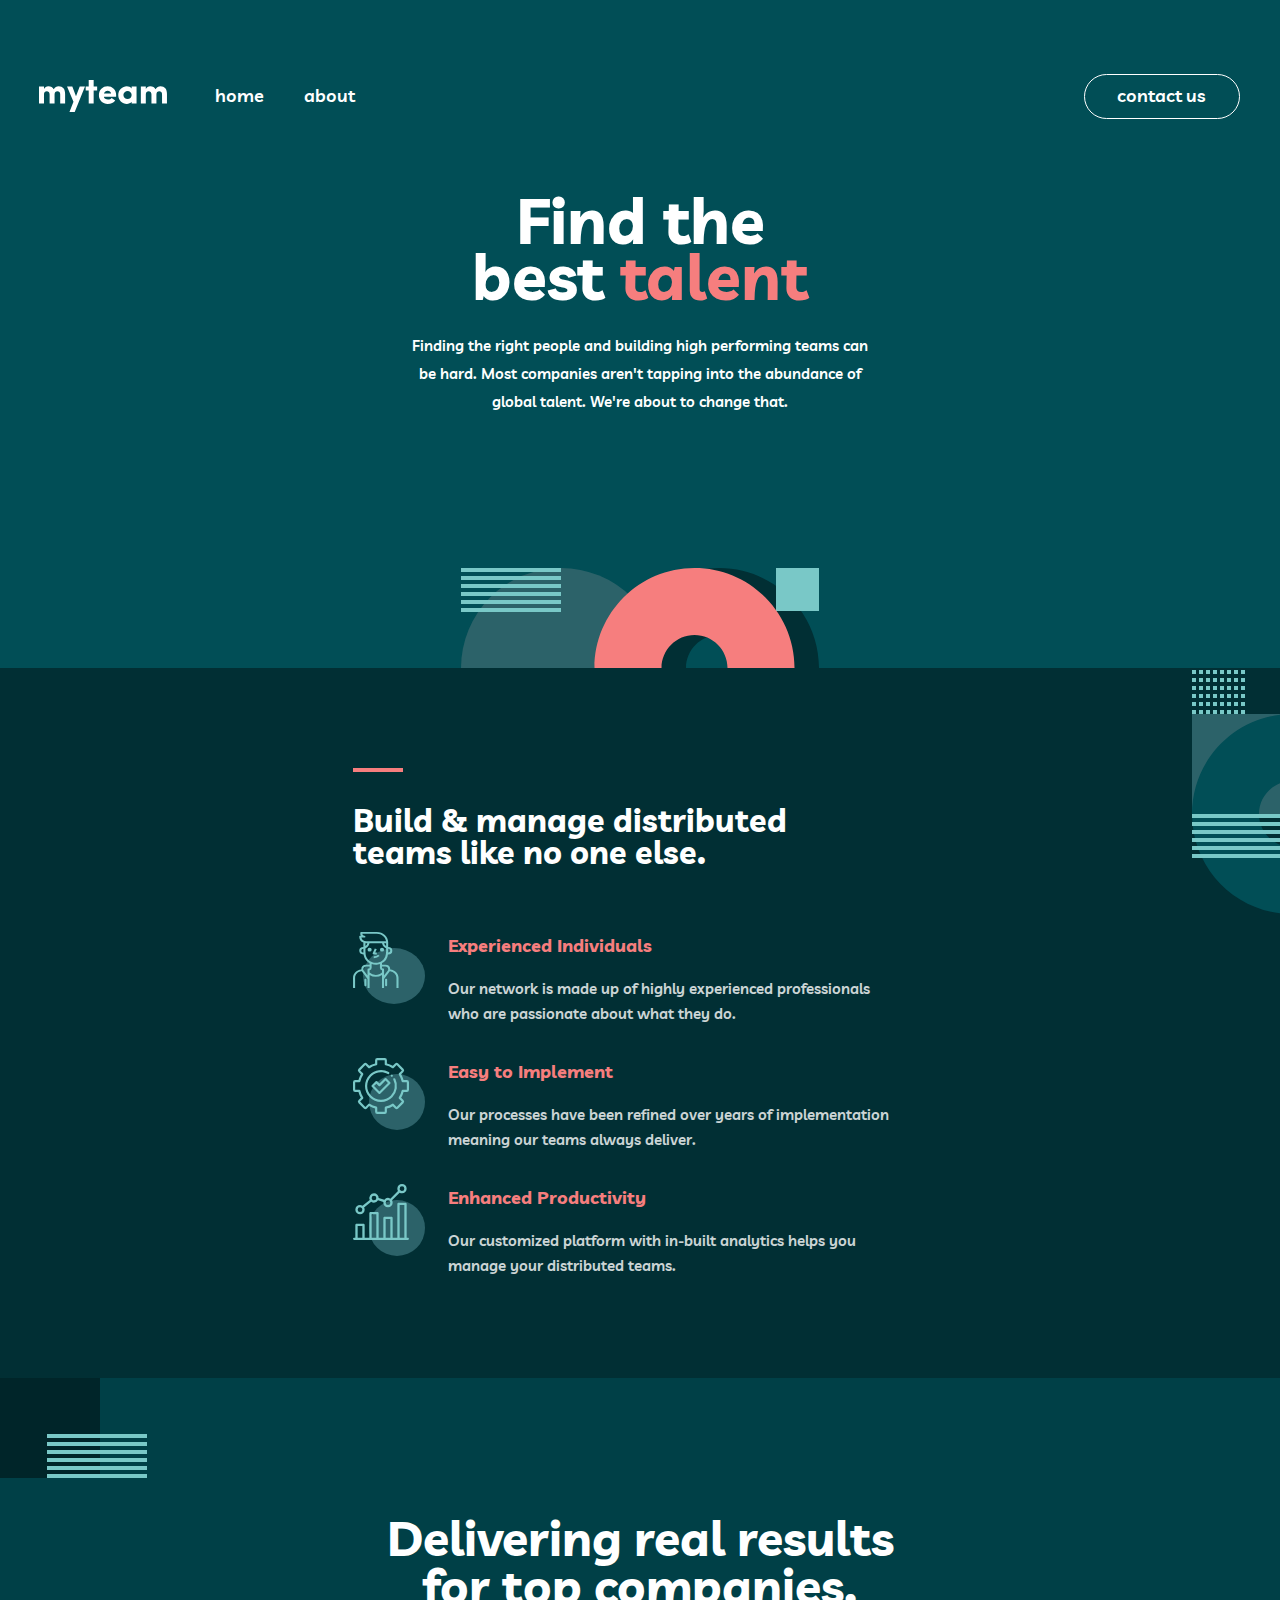
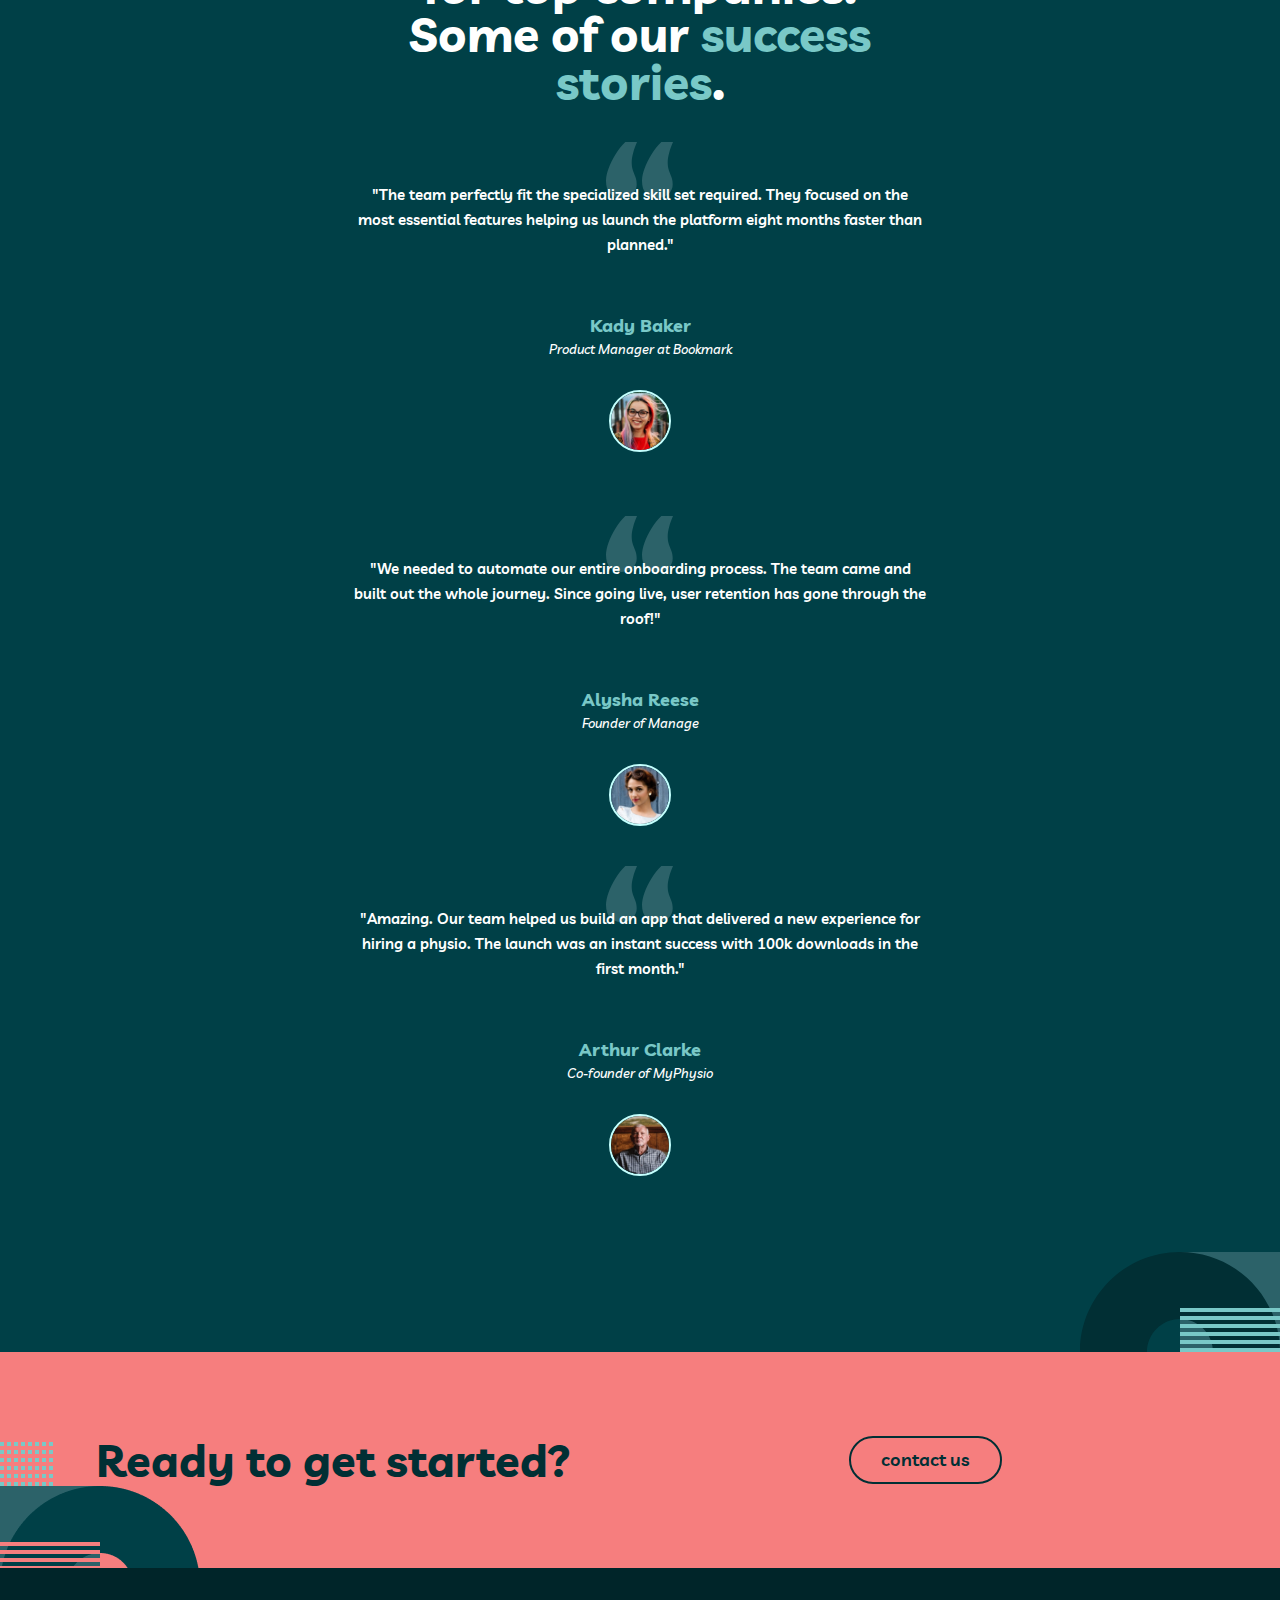
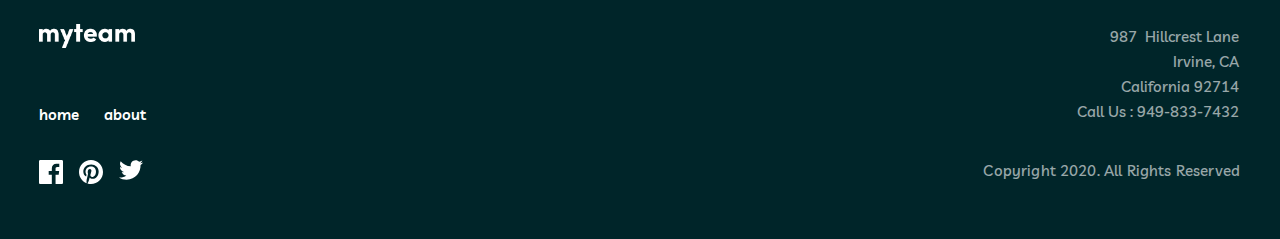
<file: index.html>
<!DOCTYPE html>
<html lang="en">
  <head>
    <meta charset="UTF-8" />
    <meta name="viewport" content="width=device-width, initial-scale=1.0" />
    <link rel="preconnect" href="https://fonts.googleapis.com" />
    <link rel="preconnect" href="https://fonts.gstatic.com" crossorigin />
    <link
      href="https://fonts.googleapis.com/css2?family=Livvic:ital,wght@0,100;0,200;0,300;0,400;0,500;0,600;0,700;0,900;1,100;1,200;1,300;1,400;1,500;1,600;1,700;1,900&display=swap"
      rel="stylesheet"
    />
    <link rel="stylesheet" href="styles/home_page.css" />
    <link rel="stylesheet" href="styles/header.css" />
    <title>Home page</title>
  </head>
  <body>
    <!--Header -  nav bar -->
    <header>
      <nav class="header-nav">
        <img class="header-logo" src="img/header-logo.svg" alt="header logo" />
        <div class="nav_home_about">
          <a class="header-link header-home-link" href="index.html">home</a>
          <a class="header-link" href="about.html">about</a>
        </div>
        <div class="header-contact-button">
          <a href="contact.html" class="contact_us_button">contact us</a>
        </div>
        <!-- Menu toggle (Checkbox) -->
        <input type="checkbox" id="menu-toggle" class="menu-checkbox" />
        <label for="menu-toggle" class="menu-button">
          <img src="img/mobile-header-toggle-menu.svg" alt="menu tab" />
        </label>

        <!-- Pop-up Menu -->
        <div class="popup-menu">
          <div class="popup-content">
            <label for="menu-toggle" class="close-btn">
              <img
                src="img/mobile-header-x-button.svg"
                alt="x button from mobile toggle"
              />
            </label>
            <a class="header-link mobile-home-btn" href="index.html">Home</a>
            <a class="header-link mobile-about-btn" href="about.html">About</a>
            <a class="contact_us_button mobile-contact-btn" href="contact.html"
              >Contact Us</a
            >
            <div class="menu-bottom-image"></div>
          </div>
        </div>
      </nav>
    </header>

    <!-- Hero section ("Find the best talent")-->

    <div class="hero-section">
      <div class="container-header">
        <div class="left-find-talent">
          <h1>Find the <br>best <span>talent</span></h1>
        </div>

        <div class="right-finding-people">
          <div class="right-find-people-blue-line"></div>
          <p>
            Finding the right people and building high performing teams can be
            hard. Most companies aren't tapping into the abundance of global
            talent. We're about to change that.
          </p>
        </div>
      </div>
      <img class="svg1" src="img/bg-pattern-home-2.svg" alt="hero pattern" />
      <img class="svg2" src="img/bg-pattern-home-1.svg" alt="hero pattern" />
    </div>

    <!--First section ("Build & manage distributed teams")  -->
    <div class="build-section">
      <div class="build-container">
        <div class="build-left-side">
          <div class="build-left-red-line"></div>
          <div class="build-left-title">
            <h1>Build & manage distributed teams like no one else.</h1>
          </div>
        </div>
        <div class="build-right-side">
          <div class="build-right-advance-box">
            <img
              class="build-right-svg"
              src="img/icon-person.svg"
              alt="person-icon"
            />
            <div class="build-right-info">
              <p class="build-right-p-title">Experienced Individuals</p>
              <p class="build-right-p-info">
                Our network is made up of highly experienced professionals who
                are passionate about what they do.
              </p>
            </div>
          </div>
          <div class="build-right-advance-box">
            <img
              class="build-right-svg"
              src="img/icon-cog.svg"
              alt="cog-icon"
            />
            <div class="build-right-info">
              <p class="build-right-p-title">Easy to Implement</p>
              <p class="build-right-p-info">
                Our processes have been refined over years of implementation
                meaning our teams always deliver.
              </p>
            </div>
          </div>
          <div class="build-right-advance-box">
            <img
              class="build-right-svg"
              src="img/icon-chart.svg"
              alt="chart-icon"
            />
            <div class="build-right-info">
              <p class="build-right-p-title">Enhanced Productivity</p>
              <p class="build-right-p-info">
                Our customized platform with in-built analytics helps you manage
                your distributed teams.
              </p>
            </div>
          </div>
        </div>
      </div>
      <img
        class="bg-element-svg-img"
        src="img/bg-pattern-home-3.svg"
        alt="background pattern"
      />
    </div>
    <!-- Second section ("Delivering real results") -->

    <section class="description">
      <div class="virsaus_logo"></div>
      <div class="description-header">
        <h1>
          Delivering real results for top companies. Some of our
          <span class="success-stories">success stories</span>.
        </h1>
      </div>

      <div class="atsiliepimas">
        <div class="atsiliepimo_kortele">
          <div class="atsiliepimai_quotes"></div>
          <div class="citata">
            "The team perfectly fit the specialized skill set required. They
            focused on the most essential features helping us launch the
            platform eight months faster than planned."
          </div>
          <div class="atsiliepimo_kortele">
            <strong class="atsiliepimo_autorius">Kady Baker</strong>
            <div class="pareigos">Product Manager at Bookmark</div>
            <img
              src="img/avatar-kady.jpg"
              alt="Kady Baker"
              class="autoriaus_nuotrauka"
            />
          </div>
        </div>

        <div class="atsiliepimo_kortele">
          <div class="atsiliepimai_quotes"></div>
          <div class="citata">
            "We needed to automate our entire onboarding process. The team came
            and built out the whole journey. Since going live, user retention
            has gone through the roof!"
          </div>
          <div class="autoriaus_info">
            <strong class="atsiliepimo_autorius">Alysha Reese</strong>
            <div class="pareigos">Founder of Manage</div>
            <img
              src="img/avatar-aiysha.jpg"
              alt="Alysha Reese"
              class="autoriaus_nuotrauka"
            />
          </div>
        </div>

        <div class="atsiliepimo_kortele">
          <div class="atsiliepimai_quotes"></div>
          <div class="citata">
            "Amazing. Our team helped us build an app that delivered a new
            experience for hiring a physio. The launch was an instant success
            with 100k downloads in the first month."
          </div>
          <div class="autoriaus_info">
            <strong class="atsiliepimo_autorius">Arthur Clarke</strong>
            <div class="pareigos">Co-founder of MyPhysio</div>
            <img
              src="img/avatar-arthur.jpg"
              alt="Arthur Clarke"
              class="autoriaus_nuotrauka"
            />
          </div>
        </div>
      </div>
      <div class="apacios_logo"></div>
    </section>

    <!-- Contact section ("Ready to get started") -->
    <div class="contactcnt">
      <div class="oneline takeittotheleft">
        <p>Ready to get started?</p>
      </div>
      <div class="oneline takeittotheright">
        <a href="contact.html">
          <button class="btncnt">contact us</button>
        </a>
      </div>
    </div>
    <!-- Footer -->
    <footer>
      <div class="container-position">
       <div> 
         <div class="mobile-my-team-alignment">
          <img class="my-team" src="img/MyTeamIcon.png" alt="My Team" /> 
         </div>
         <div class="button-position">
           <div>
             <a class="home-button" href="index.html">home</a>
           </div>
           <div>
             <a class="about-button" href="about.html">about</a>
           </div>
         </div>
      </div>
     <div class="address-box"> 
       <p class="address"><span class="footer-address-numbers">987</span> Hillcrest Lane </br>
       Irvine, CA</br>
       California 92714</br>
       Call Us : 949-833-7432
       </p>
     </div>
      <div>
      <div class="social-icon"> 
        <a href="https://www.facebook.com/">
          <svg xmlns="http://www.w3.org/2000/svg" width="24" height="24" viewBox="0 0 24 24" fill="none">
           <path d="M22.675 0H1.325C0.593 0 0 0.593 0 1.325V22.676C0 23.407 0.593 24 1.325 24H12.82V14.706H9.692V11.084H12.82V8.413C12.82 5.313 14.713 3.625 17.479 3.625C18.804 3.625 19.942 3.724 20.274 3.768V7.008L18.356 7.009C16.852 7.009 16.561 7.724 16.561 8.772V11.085H20.148L19.681 14.707H16.561V24H22.677C23.407 24 24 23.407 24 22.675V1.325C24 0.593 23.407 0 22.675 0Z"/>
          </svg>
        </a>
        <a href="https://www.pinterest.com/">
          <svg xmlns="http://www.w3.org/2000/svg" width="24" height="24" viewBox="0 0 24 24" fill="none">
           <path d="M12 0C5.373 0 0 5.372 0 12C0 17.084 3.163 21.426 7.627 23.174C7.522 22.225 7.427 20.769 7.669 19.733C7.887 18.796 9.076 13.768 9.076 13.768C9.076 13.768 8.717 13.049 8.717 11.986C8.717 10.318 9.684 9.072 10.888 9.072C11.911 9.072 12.406 9.841 12.406 10.762C12.406 11.791 11.751 13.33 11.412 14.757C11.129 15.951 12.011 16.926 13.189 16.926C15.322 16.926 16.961 14.677 16.961 11.431C16.961 8.558 14.897 6.549 11.949 6.549C8.535 6.549 6.531 9.11 6.531 11.756C6.531 12.787 6.928 13.894 7.424 14.494C7.522 14.613 7.536 14.718 7.507 14.839L7.174 16.199C7.121 16.419 7 16.466 6.772 16.36C5.273 15.662 4.336 13.471 4.336 11.711C4.336 7.926 7.086 4.449 12.265 4.449C16.428 4.449 19.663 7.416 19.663 11.38C19.663 15.516 17.056 18.844 13.436 18.844C12.22 18.844 11.077 18.213 10.686 17.466L9.938 20.319C9.667 21.362 8.936 22.669 8.446 23.465C9.57 23.812 10.763 24 12 24C18.627 24 24 18.627 24 12C24 5.372 18.627 0 12 0Z"/>
         </svg>
        </a>
        <a href="https://x.com/">
          <svg xmlns="http://www.w3.org/2000/svg" width="24" height="20" viewBox="0 0 24 20" fill="none">
            <path d="M24 2.55705C23.117 2.94905 22.168 3.21305 21.172 3.33205C22.189 2.72305 22.97 1.75805 23.337 0.608047C22.386 1.17205 21.332 1.58205 20.21 1.80305C19.313 0.846047 18.032 0.248047 16.616 0.248047C13.437 0.248047 11.101 3.21405 11.819 6.29305C7.728 6.08805 4.1 4.12805 1.671 1.14905C0.381 3.36205 1.002 6.25705 3.194 7.72305C2.388 7.69705 1.628 7.47605 0.965 7.10705C0.911 9.38805 2.546 11.522 4.914 11.997C4.221 12.185 3.462 12.229 2.69 12.081C3.316 14.037 5.134 15.46 7.29 15.5C5.22 17.123 2.612 17.848 0 17.54C2.179 18.937 4.768 19.752 7.548 19.752C16.69 19.752 21.855 12.031 21.543 5.10605C22.505 4.41105 23.34 3.54405 24 2.55705Z"/>
          </svg>
        </a>
      </div>
      <div class="copyright copyright-box">
        Copyright 2020. All Rights Reserved
     </div>
    </div>
    </div>
    </footer>
  </body>
</html>
</file>
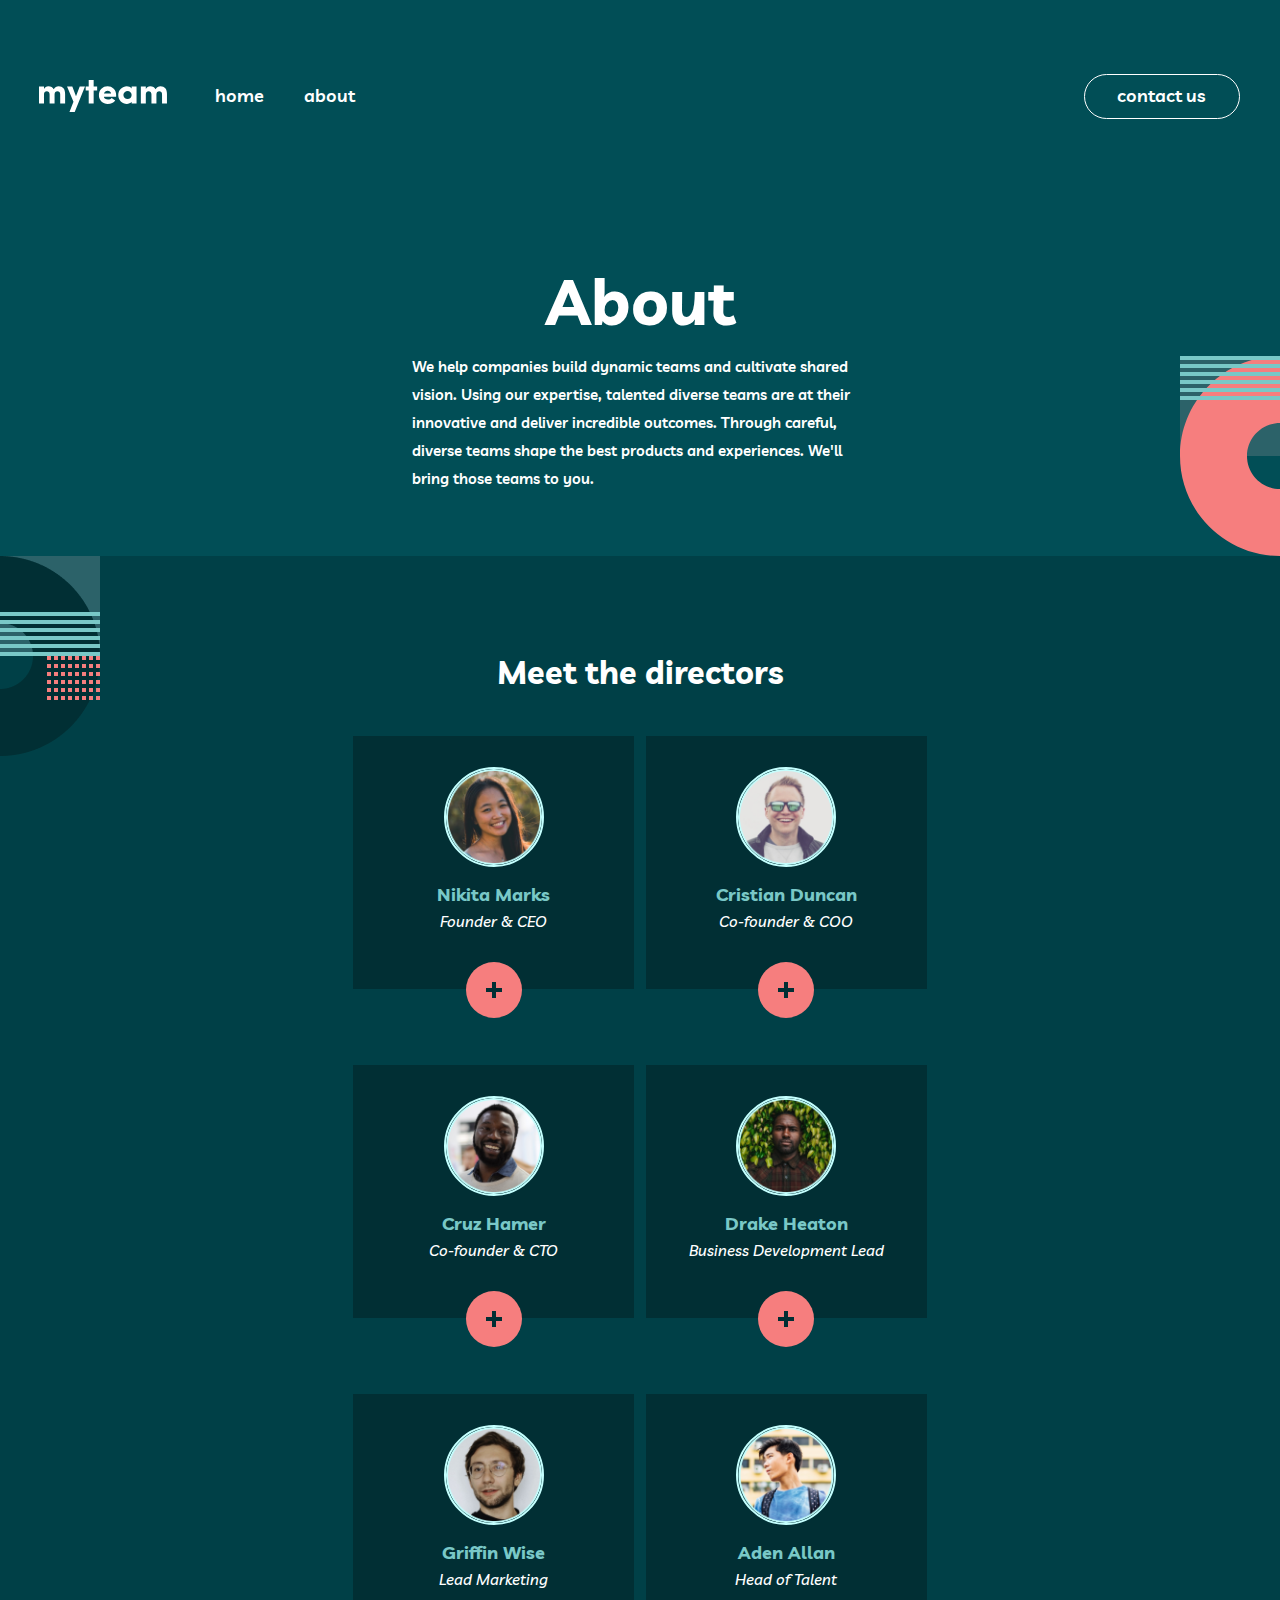
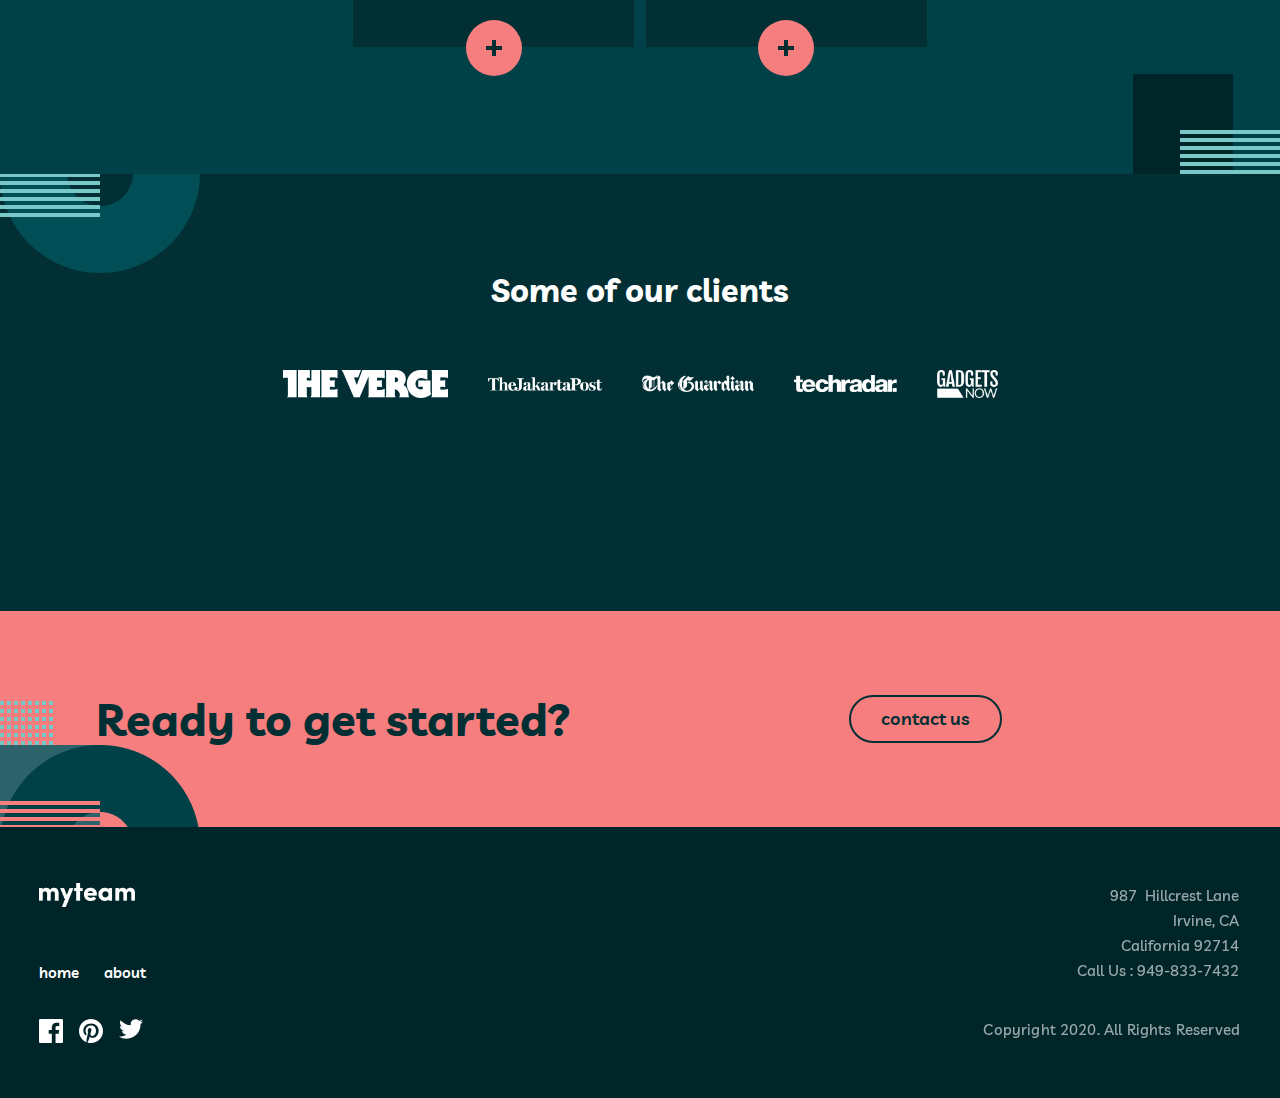
<file: about.html>
<!DOCTYPE html>
<html lang="en">
  <head>
    <meta charset="UTF-8" />
    <meta name="viewport" content="width=device-width, initial-scale=1.0" />
    <link rel="preconnect" href="https://fonts.googleapis.com" />
    <link rel="preconnect" href="https://fonts.gstatic.com" crossorigin />
    <link
      href="https://fonts.googleapis.com/css2?family=Livvic:ital,wght@0,100;0,200;0,300;0,400;0,500;0,600;0,700;0,900;1,100;1,200;1,300;1,400;1,500;1,600;1,700;1,900&display=swap"
      rel="stylesheet"
    />
    <link rel="stylesheet" href="styles/about.css" />
    <link rel="stylesheet" href="styles/cards.css">
    <link rel="stylesheet" href="styles/header.css">
    <title>About</title>
  </head>
  <body>
    <!--Header -  nav bar -->
    <header>
      <nav class="header-nav">
        <img class="header-logo" src="img/header-logo.svg" alt="header logo">
        <div class="nav_home_about">
            <a class="header-link header-home-link" href="index.html">home</a>
            <a class="header-link" href="about.html">about</a>
        </div>
        <div class="header-contact-button">
        <a href="contact.html" class="contact_us_button">contact us</a>
     </div>
      <!-- Menu toggle -->
      <input type="checkbox" id="menu-toggle" class="menu-checkbox">
      <label for="menu-toggle" class="menu-button">
        <img src="img/mobile-header-toggle-menu.svg" alt="menu tab">
      </label>
  
      <!-- Pop-up Menu -->
      <div class="popup-menu">
        <div class="popup-content">
          <label for="menu-toggle" class="close-btn">
            <img src="img/mobile-header-x-button.svg" alt="x button from mobile toggle">
          </label>
            <a class="header-link mobile-home-btn" href="index.html">Home</a>
            <a class="header-link mobile-about-btn" href="about.html">About</a>
            <a class="contact_us_button mobile-contact-btn" href="contact.html">Contact Us</a>
          <div class="menu-bottom-image"></div>
        </div>
      </div>
    </nav>
    </header>
    <!-- Hero section ("About")-->
      <section class="about_dalis">
        <h1 class="hero-header">About</h1>
        <div class="hero-paragraph-container">
          <div class="hero-about-rectangle"></div>
          <p class="hero-about-description">
            We help companies build dynamic teams and cultivate shared vision. Using
            our expertise, talented diverse teams are at their innovative and
            deliver incredible outcomes. Through careful, diverse teams shape the
            best products and experiences. We'll bring those teams to you.
          </p>
      </div>
        <div class="oval-background">
        </div>
      </section>
 
    
    <!-- First section ("Meet the directors") -->
     <div class="directors-background-color">
      <h1 class="directors-container">Meet the directors</h1>
      <div>
     </div>
     <div class="cards-container nikita-card">
    <div class="director-card">
      <input type="checkbox" id="flip1" class="flip-checkbox" />

      <div class="director-card-inner">
        <div class="director-card-front">
          <img
            class="director-card-image"
            src="img/NikitaMarks.png"
            alt="Nikita Marks"
          />
          <p class="director-card-name">Nikita Marks</p>
          <p class="director-card-position">Founder & CEO</p>
          <label for="flip1" class="flip-button plus-button"> </label>
        </div>

        <div class="director-card-back">
          <p class="director-card-name back-card-name">Nikita Marks</p>
          <p class="director-card-quote">
            "Lorem ipsum dolor sit amet consectetur, adipisicing elit."
          </p>
          <div class="card-icon-container">
            <a href="https://x.com/?mx=2" class="card-icon"><svg xmlns="http://www.w3.org/2000/svg" width="24" height="20" viewBox="0 0 24 20" fill="none">
              <path d="M24 2.309C23.117 2.701 22.168 2.965 21.172 3.084C22.189 2.475 22.97 1.51 23.337 0.36C22.386 0.924 21.332 1.334 20.21 1.555C19.313 0.598 18.032 0 16.616 0C13.437 0 11.101 2.966 11.819 6.045C7.728 5.84 4.1 3.88 1.671 0.901C0.381 3.114 1.002 6.009 3.194 7.475C2.388 7.449 1.628 7.228 0.965 6.859C0.911 9.14 2.546 11.274 4.914 11.749C4.221 11.937 3.462 11.981 2.69 11.833C3.316 13.789 5.134 15.212 7.29 15.252C5.22 16.875 2.612 17.6 0 17.292C2.179 18.689 4.768 19.504 7.548 19.504C16.69 19.504 21.855 11.783 21.543 4.858C22.505 4.163 23.34 3.296 24 2.309Z"/>
            </svg></a>
            <a href="https://www.linkedin.com/" class="card-icon"><svg xmlns="http://www.w3.org/2000/svg" width="21" height="20" viewBox="0 0 21 20" fill="none">
              <path fill-rule="evenodd" clip-rule="evenodd" d="M2.5 0H18.5C19.6 0 20.5 0.9 20.5 2V18C20.5 19.1 19.6 20 18.5 20H2.5C1.4 20 0.5 19.1 0.5 18V2C0.5 0.9 1.4 0 2.5 0ZM6.5 17V8H3.5V17H6.5ZM5 6.3C4 6.3 3.2 5.5 3.2 4.5C3.2 3.5 4 2.7 5 2.7C6 2.7 6.8 3.5 6.8 4.5C6.8 5.5 6 6.3 5 6.3ZM14.5 17H17.5V11.3C17.5 9.4 15.9 7.8 14 7.8C13.1 7.8 12 8.4 11.5 9.2V8H8.5V17H11.5V11.7C11.5 10.9 12.2 10.2 13 10.2C13.8 10.2 14.5 10.9 14.5 11.7V17Z"/>
            </svg></a>
          </div>
          <label for="flip1" class="flip-button button-x"> </label>
        </div>
      </div>
    </div>
    <div class="director-card">
      <input type="checkbox" id="flip2" class="flip-checkbox" />

      <div class="director-card-inner">
        <div class="director-card-front">
          <img
            class="director-card-image"
            src="img/CristianDuncan.png"
            alt="Cristian Duncan"
          />
          <p class="director-card-name">Cristian Duncan</p>
          <p class="director-card-position">Co-founder & COO</p>
          <label for="flip2" class="flip-button plus-button"> </label>
        </div>

        <div class="director-card-back">
          <p class="director-card-name back-card-name">Cristian Duncan</p>
          <p class="director-card-quote">
            "Lorem ipsum, dolor sit amet consectetur adipisicing elit. Adipisci voluptates earum unde ipsam, maiores consequuntur!"
          </p>
          <div class="card-icon-container">
            <a href="https://x.com/?mx=2" class="card-icon"><svg xmlns="http://www.w3.org/2000/svg" width="24" height="20" viewBox="0 0 24 20" fill="none">
              <path d="M24 2.309C23.117 2.701 22.168 2.965 21.172 3.084C22.189 2.475 22.97 1.51 23.337 0.36C22.386 0.924 21.332 1.334 20.21 1.555C19.313 0.598 18.032 0 16.616 0C13.437 0 11.101 2.966 11.819 6.045C7.728 5.84 4.1 3.88 1.671 0.901C0.381 3.114 1.002 6.009 3.194 7.475C2.388 7.449 1.628 7.228 0.965 6.859C0.911 9.14 2.546 11.274 4.914 11.749C4.221 11.937 3.462 11.981 2.69 11.833C3.316 13.789 5.134 15.212 7.29 15.252C5.22 16.875 2.612 17.6 0 17.292C2.179 18.689 4.768 19.504 7.548 19.504C16.69 19.504 21.855 11.783 21.543 4.858C22.505 4.163 23.34 3.296 24 2.309Z"/>
            </svg></a>
            <a href="https://www.linkedin.com/" class="card-icon"><svg xmlns="http://www.w3.org/2000/svg" width="21" height="20" viewBox="0 0 21 20" fill="none">
              <path fill-rule="evenodd" clip-rule="evenodd" d="M2.5 0H18.5C19.6 0 20.5 0.9 20.5 2V18C20.5 19.1 19.6 20 18.5 20H2.5C1.4 20 0.5 19.1 0.5 18V2C0.5 0.9 1.4 0 2.5 0ZM6.5 17V8H3.5V17H6.5ZM5 6.3C4 6.3 3.2 5.5 3.2 4.5C3.2 3.5 4 2.7 5 2.7C6 2.7 6.8 3.5 6.8 4.5C6.8 5.5 6 6.3 5 6.3ZM14.5 17H17.5V11.3C17.5 9.4 15.9 7.8 14 7.8C13.1 7.8 12 8.4 11.5 9.2V8H8.5V17H11.5V11.7C11.5 10.9 12.2 10.2 13 10.2C13.8 10.2 14.5 10.9 14.5 11.7V17Z"/>
            </svg></a>
          </div>
          <label for="flip2" class="flip-button button-x"> </label>
        </div>
      </div>
    </div>
    <div class="director-card">
      <input type="checkbox" id="flip3" class="flip-checkbox" />

      <div class="director-card-inner">
        <div class="director-card-front">
          <img
            class="director-card-image"
            src="img/CruzHamer.png"
            alt="Cruz Hamer"
          />
          <p class="director-card-name">Cruz Hamer</p>
          <p class="director-card-position">Co-founder & CTO</p>
          <label for="flip3" class="flip-button plus-button"> </label>
        </div>

        <div class="director-card-back">
          <p class="director-card-name back-card-name">Cruz Hamer</p>
          <p class="director-card-quote">
            "Lorem ipsum dolor sit amet consectetur adipisicing elit."
          </p>
          <div class="card-icon-container">
            <a href="https://x.com/?mx=2" class="card-icon"><svg xmlns="http://www.w3.org/2000/svg" width="24" height="20" viewBox="0 0 24 20" fill="none">
              <path d="M24 2.309C23.117 2.701 22.168 2.965 21.172 3.084C22.189 2.475 22.97 1.51 23.337 0.36C22.386 0.924 21.332 1.334 20.21 1.555C19.313 0.598 18.032 0 16.616 0C13.437 0 11.101 2.966 11.819 6.045C7.728 5.84 4.1 3.88 1.671 0.901C0.381 3.114 1.002 6.009 3.194 7.475C2.388 7.449 1.628 7.228 0.965 6.859C0.911 9.14 2.546 11.274 4.914 11.749C4.221 11.937 3.462 11.981 2.69 11.833C3.316 13.789 5.134 15.212 7.29 15.252C5.22 16.875 2.612 17.6 0 17.292C2.179 18.689 4.768 19.504 7.548 19.504C16.69 19.504 21.855 11.783 21.543 4.858C22.505 4.163 23.34 3.296 24 2.309Z"/>
            </svg></a>
            <a href="https://www.linkedin.com/" class="card-icon"><svg xmlns="http://www.w3.org/2000/svg" width="21" height="20" viewBox="0 0 21 20" fill="none">
              <path fill-rule="evenodd" clip-rule="evenodd" d="M2.5 0H18.5C19.6 0 20.5 0.9 20.5 2V18C20.5 19.1 19.6 20 18.5 20H2.5C1.4 20 0.5 19.1 0.5 18V2C0.5 0.9 1.4 0 2.5 0ZM6.5 17V8H3.5V17H6.5ZM5 6.3C4 6.3 3.2 5.5 3.2 4.5C3.2 3.5 4 2.7 5 2.7C6 2.7 6.8 3.5 6.8 4.5C6.8 5.5 6 6.3 5 6.3ZM14.5 17H17.5V11.3C17.5 9.4 15.9 7.8 14 7.8C13.1 7.8 12 8.4 11.5 9.2V8H8.5V17H11.5V11.7C11.5 10.9 12.2 10.2 13 10.2C13.8 10.2 14.5 10.9 14.5 11.7V17Z"/>
            </svg></a>
          </div>
          <label for="flip3" class="flip-button button-x"> </label>
        </div>
      </div>
    </div>
    <div class="director-card">
      <input type="checkbox" id="flip4" class="flip-checkbox" />

      <div class="director-card-inner">
        <div class="director-card-front">
          <img
            class="director-card-image"
            src="img/DrakeHeaton.png"
            alt="Drake Heaton"
          />
          <p class="director-card-name">Drake Heaton</p>
          <p class="director-card-position">Business Development Lead</p>
          <label for="flip4" class="flip-button plus-button"> </label>
        </div>

        <div class="director-card-back">
          <p class="director-card-name back-card-name">Drake Heaton</p>
          <p class="director-card-quote">
            “Lorem ipsum dolor sit amet consectetur adipisicing elit."
          </p>
          <div class="card-icon-container">
            <a href="https://x.com/?mx=2" class="card-icon"><svg xmlns="http://www.w3.org/2000/svg" width="24" height="20" viewBox="0 0 24 20" fill="none">
              <path d="M24 2.309C23.117 2.701 22.168 2.965 21.172 3.084C22.189 2.475 22.97 1.51 23.337 0.36C22.386 0.924 21.332 1.334 20.21 1.555C19.313 0.598 18.032 0 16.616 0C13.437 0 11.101 2.966 11.819 6.045C7.728 5.84 4.1 3.88 1.671 0.901C0.381 3.114 1.002 6.009 3.194 7.475C2.388 7.449 1.628 7.228 0.965 6.859C0.911 9.14 2.546 11.274 4.914 11.749C4.221 11.937 3.462 11.981 2.69 11.833C3.316 13.789 5.134 15.212 7.29 15.252C5.22 16.875 2.612 17.6 0 17.292C2.179 18.689 4.768 19.504 7.548 19.504C16.69 19.504 21.855 11.783 21.543 4.858C22.505 4.163 23.34 3.296 24 2.309Z"/>
            </svg></a>
            <a href="https://www.linkedin.com/" class="card-icon"><svg xmlns="http://www.w3.org/2000/svg" width="21" height="20" viewBox="0 0 21 20" fill="none">
              <path fill-rule="evenodd" clip-rule="evenodd" d="M2.5 0H18.5C19.6 0 20.5 0.9 20.5 2V18C20.5 19.1 19.6 20 18.5 20H2.5C1.4 20 0.5 19.1 0.5 18V2C0.5 0.9 1.4 0 2.5 0ZM6.5 17V8H3.5V17H6.5ZM5 6.3C4 6.3 3.2 5.5 3.2 4.5C3.2 3.5 4 2.7 5 2.7C6 2.7 6.8 3.5 6.8 4.5C6.8 5.5 6 6.3 5 6.3ZM14.5 17H17.5V11.3C17.5 9.4 15.9 7.8 14 7.8C13.1 7.8 12 8.4 11.5 9.2V8H8.5V17H11.5V11.7C11.5 10.9 12.2 10.2 13 10.2C13.8 10.2 14.5 10.9 14.5 11.7V17Z"/>
            </svg></a>
          </div>
          <label for="flip4" class="flip-button button-x"> </label>
        </div>
      </div>
    </div>
    <div class="director-card">
      <input type="checkbox" id="flip5" class="flip-checkbox" />

      <div class="director-card-inner">
        <div class="director-card-front">
          <img
            class="director-card-image"
            src="img/GriffinWise.png"
            alt="Griffin Wise"
          />
          <p class="director-card-name">Griffin Wise</p>
          <p class="director-card-position">Lead Marketing</p>
          <label for="flip5" class="flip-button plus-button"> </label>
        </div>

        <div class="director-card-back">
          <p class="director-card-name back-card-name">Griffin Wise</p>
          <p class="director-card-quote">
            “Unique perspectives shape unique products, which is what you need to survive these days.”
          </p>
          <div class="card-icon-container">
            <a href="https://x.com/?mx=2" class="card-icon"><svg xmlns="http://www.w3.org/2000/svg" width="24" height="20" viewBox="0 0 24 20" fill="none">
              <path d="M24 2.309C23.117 2.701 22.168 2.965 21.172 3.084C22.189 2.475 22.97 1.51 23.337 0.36C22.386 0.924 21.332 1.334 20.21 1.555C19.313 0.598 18.032 0 16.616 0C13.437 0 11.101 2.966 11.819 6.045C7.728 5.84 4.1 3.88 1.671 0.901C0.381 3.114 1.002 6.009 3.194 7.475C2.388 7.449 1.628 7.228 0.965 6.859C0.911 9.14 2.546 11.274 4.914 11.749C4.221 11.937 3.462 11.981 2.69 11.833C3.316 13.789 5.134 15.212 7.29 15.252C5.22 16.875 2.612 17.6 0 17.292C2.179 18.689 4.768 19.504 7.548 19.504C16.69 19.504 21.855 11.783 21.543 4.858C22.505 4.163 23.34 3.296 24 2.309Z"/>
            </svg></a>
            <a href="https://www.linkedin.com/" class="card-icon"><svg xmlns="http://www.w3.org/2000/svg" width="21" height="20" viewBox="0 0 21 20" fill="none">
              <path fill-rule="evenodd" clip-rule="evenodd" d="M2.5 0H18.5C19.6 0 20.5 0.9 20.5 2V18C20.5 19.1 19.6 20 18.5 20H2.5C1.4 20 0.5 19.1 0.5 18V2C0.5 0.9 1.4 0 2.5 0ZM6.5 17V8H3.5V17H6.5ZM5 6.3C4 6.3 3.2 5.5 3.2 4.5C3.2 3.5 4 2.7 5 2.7C6 2.7 6.8 3.5 6.8 4.5C6.8 5.5 6 6.3 5 6.3ZM14.5 17H17.5V11.3C17.5 9.4 15.9 7.8 14 7.8C13.1 7.8 12 8.4 11.5 9.2V8H8.5V17H11.5V11.7C11.5 10.9 12.2 10.2 13 10.2C13.8 10.2 14.5 10.9 14.5 11.7V17Z"/>
            </svg></a>
          </div>
          <label for="flip5" class="flip-button button-x"> </label>
        </div>
      </div>
    </div>
    <div class="director-card">
      <input type="checkbox" id="flip6" class="flip-checkbox" />

      <div class="director-card-inner">
        <div class="director-card-front">
          <img
            class="director-card-image"
            src="img/AdenAllan.png"
            alt="Aden Allan"
          />
          <p class="director-card-name">Aden Allan</p>
          <p class="director-card-position">Head of Talent</p>
          <label for="flip6" class="flip-button plus-button"> </label>
        </div>

        <div class="director-card-back">
          <p class="director-card-name back-card-name">Aden Allan</p>
          <p class="director-card-quote">
            “Empowered teams create truly amazing products. Set the north star
            and let them follow it.”
          </p>
          <div class="card-icon-container">
            <a href="https://x.com/?mx=2" class="card-icon"><svg xmlns="http://www.w3.org/2000/svg" width="24" height="20" viewBox="0 0 24 20" fill="none">
              <path d="M24 2.309C23.117 2.701 22.168 2.965 21.172 3.084C22.189 2.475 22.97 1.51 23.337 0.36C22.386 0.924 21.332 1.334 20.21 1.555C19.313 0.598 18.032 0 16.616 0C13.437 0 11.101 2.966 11.819 6.045C7.728 5.84 4.1 3.88 1.671 0.901C0.381 3.114 1.002 6.009 3.194 7.475C2.388 7.449 1.628 7.228 0.965 6.859C0.911 9.14 2.546 11.274 4.914 11.749C4.221 11.937 3.462 11.981 2.69 11.833C3.316 13.789 5.134 15.212 7.29 15.252C5.22 16.875 2.612 17.6 0 17.292C2.179 18.689 4.768 19.504 7.548 19.504C16.69 19.504 21.855 11.783 21.543 4.858C22.505 4.163 23.34 3.296 24 2.309Z"/>
            </svg></a>
            <a href="https://www.linkedin.com/" class="card-icon"><svg xmlns="http://www.w3.org/2000/svg" width="21" height="20" viewBox="0 0 21 20" fill="none">
              <path fill-rule="evenodd" clip-rule="evenodd" d="M2.5 0H18.5C19.6 0 20.5 0.9 20.5 2V18C20.5 19.1 19.6 20 18.5 20H2.5C1.4 20 0.5 19.1 0.5 18V2C0.5 0.9 1.4 0 2.5 0ZM6.5 17V8H3.5V17H6.5ZM5 6.3C4 6.3 3.2 5.5 3.2 4.5C3.2 3.5 4 2.7 5 2.7C6 2.7 6.8 3.5 6.8 4.5C6.8 5.5 6 6.3 5 6.3ZM14.5 17H17.5V11.3C17.5 9.4 15.9 7.8 14 7.8C13.1 7.8 12 8.4 11.5 9.2V8H8.5V17H11.5V11.7C11.5 10.9 12.2 10.2 13 10.2C13.8 10.2 14.5 10.9 14.5 11.7V17Z"/>
            </svg></a>
          </div>
          <label for="flip6" class="flip-button button-x"> </label>
        </div>
      </div>
    </div> 
  </div>
</div>
    <!-- Second section ("Some of our clients") -->

    <section class="container-some-of-our-clients">
      <div class="background-logo"></div>
      <div class="clients-section-container">
      <div class="clients-title">
        <h2>Some of our clients</h2>
      </div>
      <div class="clients-logos">
        <img src="img/The Verge.png" alt="The Verge" />
        <img src="img/the jakarta post.png" alt="The Jakarta Post" />
        <img src="img/The Guardian.png" alt="The Guardian" />
        <img src="img/TechRadar.png" alt="TechRadar" />
        <img src="img/gadgets now.png" alt="Gadgets Now" />
      </div>
         
    </div>
    </section>

    <!-- Contact section ("Ready to get started") -->
    <div class="contactcnt">
      <div class="oneline takeittotheleft">
          <p>Ready to get started?</p>
      </div>
      <div class="oneline takeittotheright">
          <a href="contact.html">
              <button class="btncnt"> contact us</button>
          </a>
      </div>
   </div>

    <!-- Footer -->
    <footer>
      <div class="container-position">
       <div> 
         <div class="mobile-my-team-alignment">
          <img class="my-team" src="img/MyTeamIcon.png" alt="My Team" /> 
         </div>
         <div class="button-position">
           <div>
             <a class="home-button" href="index.html">home</a>
           </div>
           <div>
             <a class="about-button" href="about.html">about</a>
           </div>
         </div>
      </div>
     <div class="address-box"> 
       <p class="address"><span class="footer-address-numbers">987</span> Hillcrest Lane </br>
       Irvine, CA</br>
       California 92714</br>
       Call Us : 949-833-7432
       </p>
     </div>
      <div>
      <div class="social-icon"> 
        <a href="https://www.facebook.com/">
          <svg xmlns="http://www.w3.org/2000/svg" width="24" height="24" viewBox="0 0 24 24" fill="none">
           <path d="M22.675 0H1.325C0.593 0 0 0.593 0 1.325V22.676C0 23.407 0.593 24 1.325 24H12.82V14.706H9.692V11.084H12.82V8.413C12.82 5.313 14.713 3.625 17.479 3.625C18.804 3.625 19.942 3.724 20.274 3.768V7.008L18.356 7.009C16.852 7.009 16.561 7.724 16.561 8.772V11.085H20.148L19.681 14.707H16.561V24H22.677C23.407 24 24 23.407 24 22.675V1.325C24 0.593 23.407 0 22.675 0Z"/>
          </svg>
        </a>
        <a href="https://www.pinterest.com/">
          <svg xmlns="http://www.w3.org/2000/svg" width="24" height="24" viewBox="0 0 24 24" fill="none">
           <path d="M12 0C5.373 0 0 5.372 0 12C0 17.084 3.163 21.426 7.627 23.174C7.522 22.225 7.427 20.769 7.669 19.733C7.887 18.796 9.076 13.768 9.076 13.768C9.076 13.768 8.717 13.049 8.717 11.986C8.717 10.318 9.684 9.072 10.888 9.072C11.911 9.072 12.406 9.841 12.406 10.762C12.406 11.791 11.751 13.33 11.412 14.757C11.129 15.951 12.011 16.926 13.189 16.926C15.322 16.926 16.961 14.677 16.961 11.431C16.961 8.558 14.897 6.549 11.949 6.549C8.535 6.549 6.531 9.11 6.531 11.756C6.531 12.787 6.928 13.894 7.424 14.494C7.522 14.613 7.536 14.718 7.507 14.839L7.174 16.199C7.121 16.419 7 16.466 6.772 16.36C5.273 15.662 4.336 13.471 4.336 11.711C4.336 7.926 7.086 4.449 12.265 4.449C16.428 4.449 19.663 7.416 19.663 11.38C19.663 15.516 17.056 18.844 13.436 18.844C12.22 18.844 11.077 18.213 10.686 17.466L9.938 20.319C9.667 21.362 8.936 22.669 8.446 23.465C9.57 23.812 10.763 24 12 24C18.627 24 24 18.627 24 12C24 5.372 18.627 0 12 0Z"/>
         </svg>
        </a>
        <a href="https://x.com/">
          <svg xmlns="http://www.w3.org/2000/svg" width="24" height="20" viewBox="0 0 24 20" fill="none">
            <path d="M24 2.55705C23.117 2.94905 22.168 3.21305 21.172 3.33205C22.189 2.72305 22.97 1.75805 23.337 0.608047C22.386 1.17205 21.332 1.58205 20.21 1.80305C19.313 0.846047 18.032 0.248047 16.616 0.248047C13.437 0.248047 11.101 3.21405 11.819 6.29305C7.728 6.08805 4.1 4.12805 1.671 1.14905C0.381 3.36205 1.002 6.25705 3.194 7.72305C2.388 7.69705 1.628 7.47605 0.965 7.10705C0.911 9.38805 2.546 11.522 4.914 11.997C4.221 12.185 3.462 12.229 2.69 12.081C3.316 14.037 5.134 15.46 7.29 15.5C5.22 17.123 2.612 17.848 0 17.54C2.179 18.937 4.768 19.752 7.548 19.752C16.69 19.752 21.855 12.031 21.543 5.10605C22.505 4.41105 23.34 3.54405 24 2.55705Z"/>
          </svg>
        </a>
      </div>
      <div class="copyright copyright-box">
        Copyright 2020. All Rights Reserved
     </div>
    </div>
    </div>
    </footer>
  </body>
</html>
</file>
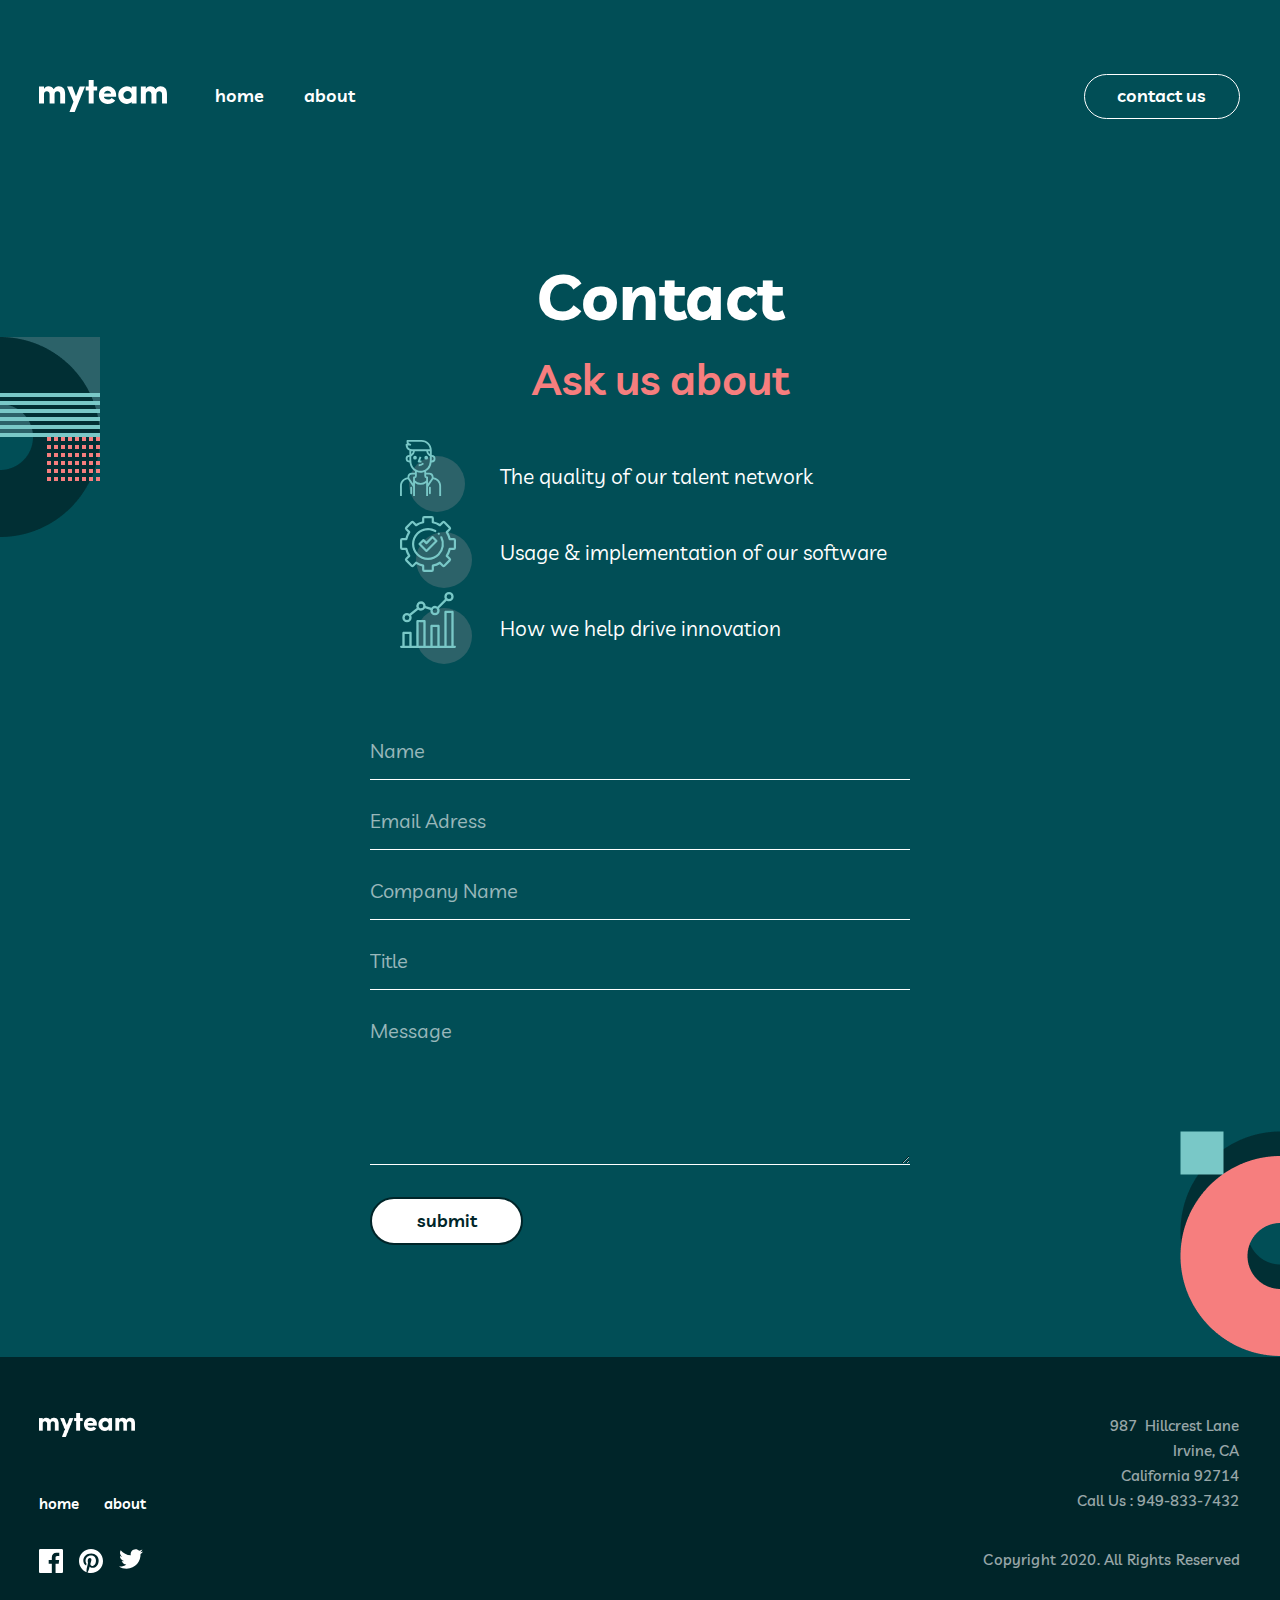
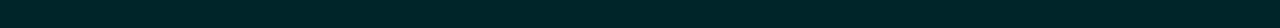
<file: contact.html>
<!DOCTYPE html>
<html lang="en">
  <head>
    <meta charset="UTF-8" />
    <meta name="viewport" content="width=device-width, initial-scale=1.0" />
    <link rel="stylesheet" href="styles/contact.css" />
    <link rel="stylesheet" href="styles/header.css">
    <title>Contacts</title>
  </head>
  <body>
    <!--Header -  nav bar -->
    <header>
      <nav class="header-nav">
        <img class="header-logo" src="img/header-logo.svg" alt="header logo">
        <div class="nav_home_about">
            <a class="header-link header-home-link" href="index.html">home</a>
            <a class="header-link" href="about.html">about</a>
        </div>
        <div class="header-contact-button">
        <a href="contact.html" class="contact_us_button">contact us</a>
     </div>
      <!-- Menu toggle (Checkbox) -->
      <input type="checkbox" id="menu-toggle" class="menu-checkbox">
      <label for="menu-toggle" class="menu-button">
        <img src="img/mobile-header-toggle-menu.svg" alt="menu tab">
      </label>
  
      <!-- Pop-up Menu -->
      <div class="popup-menu">
        <div class="popup-content">
          <label for="menu-toggle" class="close-btn">
            <img src="img/mobile-header-x-button.svg" alt="x button from mobile toggle">
          </label>
          <a class="header-link mobile-home-btn" href="index.html">Home</a>
          <a class="header-link mobile-about-btn" href="about.html">About</a>
          <a class="contact_us_button mobile-contact-btn" href="contact.html">Contact Us</a>
          <div class="menu-bottom-image"></div>
        </div>
      </div>
    </nav>
    </header>
    <!-- Contact page -->
    <div class="cnttbl">
      <div class="cntsegment1">
          <p class="cnth1">Contact</p>
          <p class="cnth2">Ask us about</p>
          <ul class="cntul">
              <li>The quality of our talent network</li>
              <li>Usage & implementation of our software</li>
              <li>How we help drive innovation</li>
          </ul>
      </div>
      <div class="cntsegment2">
        <form action="contact.html" class="cntsubmmit">
          <div><input type="text" name="name" id="name" class="cnttxt" placeholder="Name"  maxlength="30" pattern="^[a-zA-ZĄČĘĖĮŠŲŪŽąčęėįšųūž ]{6,}$" >
          <section class="badinfo"> This field is required</section></div>
          <div><input type="email" name="email" id="email" class="cnttxt" placeholder="Email Adress" maxlength="35" pattern="^[a-zA-Z0-9@.,/-_]$" >
          <section class="badinfo"> This field is required</section></div>
          <div><input type="text" name="company" id="company" class="cnttxt" placeholder="Company Name" maxlength="30" required >
          <section class="badinfo"> This field is required</section></div>
          <div><input type="text" name="title" id="title" class="cnttxt" placeholder="Title"  maxlength="30" pattern="[a-zA-Z ]{2,}" required>
          <section class="badinfo"> This field is required</section></div>
          <div><textarea type="textarea" name="msg" id="msg" class="cnttxt cntmsg"  maxlength="150" placeholder="Message"></textarea>
          <input type="submit" class="cntbtn" value="submit"></div>
          
        </form>
      </div>
    </div>
    <!-- Footer -->
    <footer>
      <div class="container-position">
       <div> 
         <div class="mobile-my-team-alignment">
          <img class="my-team" src="img/MyTeamIcon.png" alt="My Team" /> 
         </div>
         <div class="button-position">
           <div>
             <a class="home-button" href="index.html">home</a>
           </div>
           <div>
             <a class="about-button" href="about.html">about</a>
           </div>
         </div>
      </div>
     <div class="address-box"> 
       <p class="address"><span class="footer-address-numbers">987</span> Hillcrest Lane </br>
       Irvine, CA</br>
       California 92714</br>
       Call Us : 949-833-7432
       </p>
     </div>
      <div>
      <div class="social-icon"> 
        <a href="https://www.facebook.com/">
          <svg xmlns="http://www.w3.org/2000/svg" width="24" height="24" viewBox="0 0 24 24" fill="none">
           <path d="M22.675 0H1.325C0.593 0 0 0.593 0 1.325V22.676C0 23.407 0.593 24 1.325 24H12.82V14.706H9.692V11.084H12.82V8.413C12.82 5.313 14.713 3.625 17.479 3.625C18.804 3.625 19.942 3.724 20.274 3.768V7.008L18.356 7.009C16.852 7.009 16.561 7.724 16.561 8.772V11.085H20.148L19.681 14.707H16.561V24H22.677C23.407 24 24 23.407 24 22.675V1.325C24 0.593 23.407 0 22.675 0Z"/>
          </svg>
        </a>
        <a href="https://www.pinterest.com/">
          <svg xmlns="http://www.w3.org/2000/svg" width="24" height="24" viewBox="0 0 24 24" fill="none">
           <path d="M12 0C5.373 0 0 5.372 0 12C0 17.084 3.163 21.426 7.627 23.174C7.522 22.225 7.427 20.769 7.669 19.733C7.887 18.796 9.076 13.768 9.076 13.768C9.076 13.768 8.717 13.049 8.717 11.986C8.717 10.318 9.684 9.072 10.888 9.072C11.911 9.072 12.406 9.841 12.406 10.762C12.406 11.791 11.751 13.33 11.412 14.757C11.129 15.951 12.011 16.926 13.189 16.926C15.322 16.926 16.961 14.677 16.961 11.431C16.961 8.558 14.897 6.549 11.949 6.549C8.535 6.549 6.531 9.11 6.531 11.756C6.531 12.787 6.928 13.894 7.424 14.494C7.522 14.613 7.536 14.718 7.507 14.839L7.174 16.199C7.121 16.419 7 16.466 6.772 16.36C5.273 15.662 4.336 13.471 4.336 11.711C4.336 7.926 7.086 4.449 12.265 4.449C16.428 4.449 19.663 7.416 19.663 11.38C19.663 15.516 17.056 18.844 13.436 18.844C12.22 18.844 11.077 18.213 10.686 17.466L9.938 20.319C9.667 21.362 8.936 22.669 8.446 23.465C9.57 23.812 10.763 24 12 24C18.627 24 24 18.627 24 12C24 5.372 18.627 0 12 0Z"/>
         </svg>
        </a>
        <a href="https://x.com/">
          <svg xmlns="http://www.w3.org/2000/svg" width="24" height="20" viewBox="0 0 24 20" fill="none">
            <path d="M24 2.55705C23.117 2.94905 22.168 3.21305 21.172 3.33205C22.189 2.72305 22.97 1.75805 23.337 0.608047C22.386 1.17205 21.332 1.58205 20.21 1.80305C19.313 0.846047 18.032 0.248047 16.616 0.248047C13.437 0.248047 11.101 3.21405 11.819 6.29305C7.728 6.08805 4.1 4.12805 1.671 1.14905C0.381 3.36205 1.002 6.25705 3.194 7.72305C2.388 7.69705 1.628 7.47605 0.965 7.10705C0.911 9.38805 2.546 11.522 4.914 11.997C4.221 12.185 3.462 12.229 2.69 12.081C3.316 14.037 5.134 15.46 7.29 15.5C5.22 17.123 2.612 17.848 0 17.54C2.179 18.937 4.768 19.752 7.548 19.752C16.69 19.752 21.855 12.031 21.543 5.10605C22.505 4.41105 23.34 3.54405 24 2.55705Z"/>
          </svg>
        </a>
      </div>
      <div class="copyright copyright-box">
        Copyright 2020. All Rights Reserved
     </div>
    </div>
    </div>
    </footer>
  </body>
</html>
</file>
<file: styles/home_page.css>
@import url(./colors.css);
@import url(./buttons.css);
@import url("https://fonts.googleapis.com/css2?family=Barlow:ital,wght@0,100;0,200;0,300;0,400;0,500;0,600;0,700;0,800;0,900;1,100;1,200;1,300;1,400;1,500;1,600;1,700;1,800;1,900&family=Fraunces:ital,opsz,wght@0,9..144,100..900;1,9..144,100..900&family=Livvic:ital,wght@0,100;0,200;0,300;0,400;0,500;0,600;0,700;0,900;1,100;1,200;1,300;1,400;1,500;1,600;1,700;1,900&display=swap");

* {
  margin: 0;
  padding: 0;
  box-sizing: border-box;
}

.hero-section {
  background-color: #014e56;
  height: 28.13rem;
  position: relative;
  overflow: hidden;
  display: flex;
  flex-wrap: wrap;
  justify-content: center;
}

.container-header {
  width: 100%;
  /* max-width: 69.375rem; */
  padding-left: 10.3rem;
  padding-right: 10.3rem;
  height: 12.5rem;
  display: flex;
  flex-direction: row;
  justify-content: space-between;
}

/* Big bold text  on your left */
.left-find-talent {
  max-width: 39.6875rem;
}

.left-find-talent h1 {
  color: #fff;
  font-family: Livvic;
  font-size: 6.25rem;
  font-style: normal;
  font-weight: 700;
  line-height: 6.25rem; /* 100% */
}

.left-find-talent span {
  color: #f67e7e;
}

/* Right text */
.right-finding-people {
  max-width: 27.8125rem;
}
.right-finding-people p {
  color: #fff;
  font-family: Livvic;
  font-size: 1.125rem;
  font-style: normal;
  font-weight: 600;
  line-height: 1.75rem; /* 155.556% */
  margin-top: 4.95rem;
}

.right-find-people-blue-line {
  width: 3.125rem;
  height: 0.25rem;
  background: #79c8c7;
}

.svg2 {
  width: 12.5rem;
  height: 12.5rem;
  position: absolute;
  top: 0rem;
  left: -6.5rem;
}

.svg1 {
  position: absolute;
  bottom: 0;
  right: 10.31rem;
}
/* Media for tablet Hero section */

@media screen and (max-width: 1439px) {
  .hero-section {
    height: 29.75rem;
  }

  .container-header {
    flex-direction: column;
    align-items: center;
    justify-content: unset;
    gap: 1.5rem;
  }

  .left-find-talent {
    max-width: 42.6875rem;
  }

  .left-find-talent h1 {
    color: #fff;
    text-align: center;
    font-family: Livvic;
    font-size: 4rem;
    font-style: normal;
    font-weight: 700;
    line-height: 3.5rem; /* 87.5% */
  }

  .right-find-people-blue-line {
    visibility: hidden;
  }

  .right-finding-people {
    max-width: 28.5625rem;
  }

  .right-finding-people p {
    color: #fff;
    text-align: center;
    font-family: Livvic;
    font-size: 0.9375rem;
    font-style: normal;
    font-weight: 600;
    line-height: 1.75rem; /* 186.667% */
    margin-top: 0;
    padding-top: 0;
    margin-bottom: 9.75rem;
  }

  .svg2 {
    visibility: hidden;
  }
  .svg1 {
    position: absolute;
    bottom: 0;
    left: 50%;
    transform: translateX(-50%);
  }
}

/* Media for mobile section Hero Phone media query max 767px */

@media screen and (max-width: 767px) {
  .container-header {
    padding-left: 1.5rem;
    padding-right: 1.5rem;
    max-width: 20.4375rem;
  }

  .left-find-talent h1 {
    font-size: 2.5rem;
  }
}

/* Build and manage section CSS */

.build-section {
  height: 42.8rem;
  background: #012f34;
  padding: 8.75rem 10.3rem;
  position: relative;
  overflow: hidden;
  display: flex;
  flex-wrap: wrap;
  justify-content: center;
}

.build-container {
  width: 100%;
  /* max-width: 69.375rem; */
  height: 25.25rem;
  display: flex;
  flex-direction: row;
  justify-content: space-between;
}

.build-left-side {
  flex: 1 1 1;
  min-width: 15rem;
}

.build-left-red-line {
  background: #f67e7e;
  width: 3.125rem;
  height: 0.25rem;
  margin-bottom: 3.62rem;
}

.build-left-title {
  max-width: 27.8125rem;
}

.build-left-title > h1 {
  color: #fff;
  font-family: "Livvic";
  font-size: 3rem;
  font-style: normal;
  font-weight: 700;
  line-height: 3rem;
}

.build-right-side {
  flex: 1 1 1;
  min-width: 20rem;
  padding-top: 3.62rem;
  display: flex;
  flex-direction: column;
  gap: 2rem;
}

.build-right-advance-box {
  max-width: 33.75rem;
  /* height: 5.875rem; */
  display: flex;
  flex-direction: row;
  gap: 1.44rem;
  width: 100%;
}

.build-right-svg {
  width: 4.5rem;
  height: 4.5rem;
}
.build-right-info {
  display: flex;
  width: 27.8125rem;
  height: 5.875rem;
  flex-direction: column;
  justify-content: center;
  align-items: flex-start;
  gap: 1rem;
}

.build-right-p-title {
  color: #f67e7e;
  font-family: "Livvic";
  font-size: 1.125rem;
  font-style: normal;
  font-weight: 700;
  line-height: 1.75rem;
}

.build-right-p-info {
  color: #fff;
  font-family: "Livvic";
  font-size: 0.9375rem;
  font-style: normal;
  font-weight: 600;
  line-height: 1.5625rem;
  opacity: 0.8;
}

.bg-element-svg-img {
  position: absolute;
  bottom: 0rem;
  right: -7rem;
  max-width: 12.5rem;
  max-height: 15.25rem;
  /* width: 20vw; Makes it responsive
  height: auto; Maintains aspect ratio */
}

/* Tablet media query min 767px and max-width: 1440px*/

@media screen and (min-width: 768px) and (max-width: 1439px) {
  .build-section {
    height: 44.375rem;
    padding: 6.25rem 6.12rem 6.25rem 6.06rem;
  }

  .build-container {
    display: flex;
    flex-direction: column;
    max-width: 35.8125rem;
  }

  .build-left-red-line {
    margin-bottom: 2rem;
  }

  .build-left-title {
    max-width: 27.8125rem;
  }

  .build-left-title > h1 {
    color: #fff;
    font-family: "Livvic";
    font-size: 2rem;
    font-style: normal;
    font-weight: 700;
    line-height: 2rem;
  }

  .build-right-side {
    padding-top: 4rem;
  }

  .bg-element-svg-img {
    top: 0.1rem;
    right: -7rem;
  }
}

/* Phone media query max 767px */

@media screen and (max-width: 767px) {
  .build-section {
    height: 67.0625rem;
    padding: 4rem 1.5rem;
  }

  .build-container {
    display: flex;
    flex-direction: column;
    max-width: 35.8125rem;
  }

  .build-left-side {
    max-width: 15rem;
    max-height: 12.25rem;
  }

  .build-left-red-line {
    margin-bottom: 2rem;
  }

  .build-left-title {
    max-width: 15rem;
  }

  .build-left-title > h1 {
    color: #fff;
    font-family: "Livvic";
    font-size: 2rem;
    font-style: normal;
    font-weight: 700;
    line-height: 2rem;
  }

  .build-right-advance-box {
    display: flex;
    flex-direction: column;
    align-items: center;
    text-align: center;
  }

  .build-right-side {
    padding-top: 3rem;
  }

  .build-right-info {
    max-width: 20.4375rem;
    align-items: center;
    text-align: center;
  }

  .bg-element-svg-img {
    top: 0.1rem;
    right: -7rem;
  }
}

/* footer */

footer {
  background-color: #002529;
  height: 12.25rem;
}

.container-position {
  display: grid;
  grid-template-columns: auto auto auto;
}

.button-position {
  padding-top: 1.4rem;
  padding-bottom: 3.44rem;
  padding-left: 10.31rem;
  display: flex;
  flex-wrap: nowrap;
  gap: 2.6rem;
}

.home-button,
.about-button {
  text-decoration: none;
  color: #fff;
  font-family: Livvic;
  font-size: 1.125rem;
  font-style: normal;
  font-weight: 600;
  line-height: 1.75rem;
}

.home-button:hover {
  color: #f67e7e;
}

.about-button:hover {
  color: #f67e7e;
}

.my-team {
  width: 10rem;
  margin-top: 3rem;
  margin-left: 10.31rem;
}

.address {
  width: 27.8125rem;
  height: 6.25rem;
  padding-left: 5.29rem;
  padding-top: 3rem;
  margin: 0;
  color: #fff;
  font-family: Livvic;
  font-size: 0.9375rem;
  font-style: normal;
  font-weight: 500;
  line-height: 1.5625rem;
  opacity: 0.6;
}

.footer-address-numbers {
  margin-right: 0.19rem;
}

.social-icon {
  display: flex;
  justify-content: right;
  height: 1.5rem;
  padding-left: 17.25rem;
  padding-right: 10.31rem;
  padding-top: 3.1rem;
  gap: 1rem;
  position: relative;
  z-index: 10;
}

.copyright {
  color: #fff;
  text-align: right;
  font-family: Livvic;
  font-size: 0.9375rem;
  font-style: normal;
  font-weight: 500;
  line-height: 1.5625rem;
  opacity: 0.6;
  padding-top: 4.55rem;
  padding-right: 10.31rem;
  letter-spacing: 0.01rem;
}

svg {
  fill: #fff;
}

svg:hover {
  fill: #f67e7e;
}

/* footer adjustment */

@media only screen and (max-width: 1439px) {
  /*tablet*/
  .container-position {
    display: grid;
    grid-template-columns: 15rem auto;
  }

  footer {
    height: 16.9375rem;
    position: relative;
  }
  .my-team {
    width: 6rem;
    height: 1.5rem;
    margin-top: 3.5rem;
    margin-left: 2.45rem;
  }
  .home-button,
  .about-button {
    font-size: 0.9375rem;
    line-height: 1.5625rem;
  }
  .button-position {
    padding-top: 3.106rem;
    padding-left: 2.46rem;
    width: 9.6875rem;
    gap: 1.56rem;
    padding-bottom: 0rem;
  }
  .social-icon {
    justify-content: left;
    padding-left: 2.41rem;
    padding-top: 2.08rem;
    padding-right: 0rem;
    padding-bottom: 0rem;
  }
  .address {
    text-align: right;
    width: 20rem;
    padding-top: 3.49rem;
    padding-right: 2.56rem;
  }
  .footer-address-numbers {
    margin-right: 0.25rem;
  }
  .copyright {
    padding-top: 0rem;
    padding-right: 2.5rem;
  }
  .address-box {
    text-align: -webkit-right;
  }
  .copyright-box {
    position: absolute;
    bottom: 3.5rem;
    right: 0rem;
  }
}

@media only screen and (max-width: 767px) {
  /*Mobile*/
  .container-position {
    grid-template-columns: auto;
  }
  footer {
    height: 27rem;
  }
  .mobile-my-team-alignment {
    text-align-last: center;
  }
  .my-team {
    margin-top: 4.1rem;
    margin-left: 0rem;
  }
  .button-position {
    text-align: center;
    padding-left: 0rem;
    padding-top: 1.29rem;
    width: auto;
    justify-content: center;
  }
  .address-box {
    align-content: center;
    padding-right: 0rem;
  }
  .address {
    padding-top: 1.45rem;
    padding-left: 0rem;
    padding-right: 0rem;
    width: auto;
    text-align: -webkit-center;
  }
  .social-icon {
    padding-left: 0rem;
    padding-right: 0rem;
    justify-content: center;
    padding-top: 4.05rem;
  }
  .copyright {
   padding-right: 0rem;
   text-align: -webkit-center;
   padding-top: 2.457rem;
   position: unset;
  }
}

/* "Ready to get started?" Bar*/
.contactcnt {
  display: flex;
  background-color: #f67e7e;
  background-image: url("../img/Contact_bar.png");
  background-repeat: no-repeat;
  background-position: bottom left;
  height: 12.5rem;
  justify-content: space-between;
  align-items: center;
  flex-wrap: wrap;
}
/* aligning text of "Ready to get started?" bar*/
.oneline {
  margin: auto;
  font-family: "Livvic";
  text-align: center;
  font-size: 1.875rem;
  color: #012f34;
  font-weight: bold;
  word-wrap: normal;
}
/* Button style and hover*/
.btncnt {
  width: 9.5625rem;
  height: 3rem;
  flex-shrink: 0;
  border-radius: 1.5rem;
  border: 2px solid;
  font-family: Livvic;
  font-size: 1.125rem;
  font-style: normal;
  font-weight: 600;
  line-height: 1.75rem;
  color: #012f34;
  border-color: #012f34;
  background-color: transparent;
}
.btncnt:hover {
  color: white;
  background-color: #012f34;
}

/* Text and button positions in "Ready to get started?" bar*/
.takeittotheleft {
  flex: none;
  font-size: 2.813rem;
  font-weight: bolder;
  padding-left: 20rem;
}
.takeittotheright {
  flex: auto;
}

@media only screen and (max-width: 1439px) {
  .contactcnt {
    height: 13.5rem;
    background-position: left 125%;
  }
  .takeittotheleft {
    padding-left: 6rem;
  }
}

@media only screen and (max-width: 767px) {
  .contactcnt {
    height: 20.875rem;
    flex-direction: column;
    padding-top: 4rem;
    background-position: left 115%;
  }
  .takeittotheleft {
    padding-left: 0;
    font-size: 2.667rem;
    max-width: 20.438rem;
    word-wrap: break-word;
  }

  .takeittotheright {
    padding-top: 2rem;
  }
}
/* hero sekcija */

.description {
  background-color: #004047;
  color: #fff;
  text-align: center;
  height: 46.5625rem;
}

.description-header {
  max-width: 58.25rem;
  margin: 0 auto;
}

.description-header h1 {
  text-align: center;
  font-family: Livvic;
  font-size: 3rem;
  font-style: normal;
  font-weight: 700;
  line-height: 3rem;
  margin-top: 2.25rem;
}

.success-stories {
  color: #79c8c7;
}

.atsiliepimas {
  display: flex;
  justify-content: center;
  gap: 40px;
  max-width: 1200px;
  margin: 0 auto;
  flex-wrap: wrap;
  margin-top: 3.5rem;
}

.atsiliepimo_kortele {
  flex: 1;
  min-width: 300px;
  max-width: 350px;
  margin: 20px;
  position: relative;
  z-index: 1;
}

.citata {
  font-family: Livvic;
  font-size: 0.9375rem;
  font-style: normal;
  font-weight: 600;
  line-height: 1.5625rem;
  margin-bottom: 30px;
  min-height: 100px;
}

.autoriaus_info {
  display: flex;
  flex-direction: column;
  align-items: center;
}

.atsiliepimo_autorius {
  color: #79c8c7;
  text-align: center;
  font-family: Livvic;
  font-size: 1.125rem;
  font-style: normal;
  font-weight: 700;
  line-height: 1.75rem;
}

.pareigos {
  color: #fff;
  text-align: center;
  font-family: Livvic;
  font-size: 0.8125rem;
  font-style: italic;
  font-weight: 500;
  line-height: 1.125rem;
}

.autoriaus_nuotrauka {
  width: 3.875rem;
  height: 3.875rem;
  border-radius: 3.875rem;
  border: 2px solid #c4fffe;
  margin-top: 2rem;
}

.virsaus_logo {
  background: url(../img/second-section-top-left.svg);
  width: 9.1875rem;
  height: 6.25rem;
}

.apacios_logo {
  background: url(../img/second-section-bot-right.svg) no-repeat;
  width: 12.5rem;
  height: 15.25rem;
  margin-left: auto;
  margin-right: 0rem;
  margin-top: 3.5rem;
}

.atsiliepimai_quotes {
  background: url(../img/quotes.svg);
  width: 4.1875rem;
  height: 3.5rem;
  position: absolute;
  z-index: -1;
  left: 40%;
  top: -2.5rem;
}

@media only screen and (max-width: 1439px) {
  .description {
    height: auto;
  }

  .description-header {
    max-width: 35.8125rem;
    font-size: 2rem;
    font-style: normal;
    font-weight: 700;
    line-height: 2rem;
  }

  .atsiliepimas {
    flex-direction: column;
    align-items: center;
  }

  .atsiliepimo_kortele {
    max-width: 35.8125rem;
  }

  .atsiliepimai_quotes {
    left: 44%;
  }
  .apacios_logo {
    margin-bottom: -9rem;
  }
}

@media only screen and (max-width: 767px) {
  .description-header,
  .atsiliepimo_kortele {
    max-width: 20.4375rem;
  }

  .atsiliepimai_quotes {
    left: 40%;
  }
}
</file>
<file: styles/header.css>
@import url(./colors.css);
@import url(./buttons.css);
@import url("https://fonts.googleapis.com/css2?family=Barlow:ital,wght@0,100;0,200;0,300;0,400;0,500;0,600;0,700;0,800;0,900;1,100;1,200;1,300;1,400;1,500;1,600;1,700;1,800;1,900&family=Fraunces:ital,opsz,wght@0,9..144,100..900;1,9..144,100..900&family=Livvic:ital,wght@0,100;0,200;0,300;0,400;0,500;0,600;0,700;0,900;1,100;1,200;1,300;1,400;1,500;1,600;1,700;1,900&display=swap");

* {
  margin: 0;
  padding: 0;
  box-sizing: border-box;
}

/* header */

.header-nav {
  display: flex;
  align-items: center;
  background-color: var(--midnight-green);
  color: #fff;
  height: 12rem;
}

.header-logo {
  margin-left: 10.31rem;
}

.nav_home_about {
  display: flex;
  gap: 2.5rem;
}
.header-home-link {
  margin-left: 5rem;
}

.header-link {
  color: #fff;
  font-family: Livvic;
  font-size: 1.125rem;
  font-style: normal;
  font-weight: 600;
  line-height: 1.75rem;
  text-decoration: none;
}

.header-link:hover {
  color: var(--light-coral);
}

.contact_us_button {
  background-color: transparent;
  border: 1px solid #fff;
  color: #fff;
  padding: 0.56rem 2.06rem 0.69rem 2rem;
  border-radius: 25px;
  cursor: pointer;
  transition: all 0.3s;
  text-decoration: none;
  font-family: Livvic;
  font-size: 1.125rem;
  font-style: normal;
  font-weight: 600;
  line-height: 1.75rem;
}

.header-contact-button {
  margin-left: auto;
  margin-right: 10.31rem;
}

.contact_us_button:hover {
  background-color: #fff;
  color: #024b4b;
}

.menu-checkbox,
.menu-button,
.popup-menu {
  display: none;
}

/*Tablet*/
@media only screen and (max-width: 1439px) {
  .header-logo {
    margin-left: 2.44rem;
    width: 7.99738rem;
    height: 2rem;
  }

  .header-home-link {
    margin-left: 3rem;
  }
  .header-contact-button {
    margin-left: auto;
    margin-right: 2.5rem;
  }
}

/* Mobile */
@media only screen and (max-width: 767px) {
  .nav_home_about,
  .header-contact-button {
    display: none;
  }

  /* Style menu button (hamburger) */
  .menu-button {
    display: block;
    margin-left: auto;
    margin-right: 1.5rem;
  }

  .contact_us_button {
    padding-left: 1.8rem;
  }

  /* Hide checkbox */
  .menu-checkbox {
    display: none;
  }
  /* Pop-up menu (initially hidden) */
  .popup-menu {
    display: flex;
    flex-direction: column;
    position: fixed;
    top: 0;
    right: 0;
    height: 100vh;
    width: 15.9375rem;
    background: #2c6269;
    opacity: 0;
    visibility: hidden;
    transition: transform 0.3s ease-in-out, opacity 0.3s ease-in-out,
      visibility 0.3s;
    z-index: 100;
  }

  /* Show pop-up when checkbox is checked */
  .menu-checkbox:checked ~ .popup-menu {
    opacity: 1;
    visibility: visible;
  }

  .popup-content {
    display: flex;
    flex-direction: column;
    flex-grow: 1;
  }

  /* Close button */
  .close-btn {
    position: absolute;
    top: 3.5rem;
    right: 1.56rem;
  }

  .header-link {
    font-size: 1.125rem;
    font-style: normal;
    font-weight: 600;
    line-height: 1.75rem;
    width: 3.19rem;
  }

  .mobile-home-btn {
    margin-top: 7rem;
    margin-left: 3rem;
  }

  .mobile-about-btn {
    margin-top: 1.5rem;
    margin-left: 3rem;
  }

  .mobile-contact-btn {
    width: 9.9375rem;
    text-align: center;
    font-family: Livvic;
    font-size: 1.125rem;
    font-style: normal;
    font-weight: 600;
    line-height: 1.75rem;
    margin: 2.25rem auto;
    height: 3rem;
  }

  .menu-bottom-image {
    background: url(../img/mobile-toggle-menu-img.svg) no-repeat;
    width: 12.5rem;
    height: 12.5rem;
    margin-left: 9.69rem;
    margin-top: auto;
  }
}
</file>
<file: styles/about.css>
@import url(./colors.css);
@import url(./buttons.css);
@import url("https://fonts.googleapis.com/css2?family=Barlow:ital,wght@0,100;0,200;0,300;0,400;0,500;0,600;0,700;0,800;0,900;1,100;1,200;1,300;1,400;1,500;1,600;1,700;1,800;1,900&family=Fraunces:ital,opsz,wght@0,9..144,100..900;1,9..144,100..900&family=Livvic:ital,wght@0,100;0,200;0,300;0,400;0,500;0,600;0,700;0,900;1,100;1,200;1,300;1,400;1,500;1,600;1,700;1,900&display=swap");

* {
  margin: 0;
  padding: 0;
  box-sizing: border-box;
}
/* Container */
.container-some-of-our-clients {
  height: 27.3125rem;
  background-color: #012f34;
  position: relative;
}

.clients-section-container {
  flex-direction: column;
  display: flex;
  justify-content: center;
  align-items: center;
}

/* Title */
.clients-title {
  justify-items: center;
  width: 57.5rem;
  margin-top: -4rem;
}
.clients-title h2 {
  display: flex;
  color: #fff;
  text-align: center;
  font-family: Livvic;
  font-size: 3rem;
  font-style: normal;
  font-weight: 700;
  line-height: 3rem;
}

/* Logos */
.clients-logos {
  display: flex;
  align-items: center;
  margin-top: 4rem;
  height: 1.75rem;
  gap: 5rem;
}
.clients-logos :nth-child(2) {
  width: 11.5rem;
  height: 1.4375rem;
  flex-shrink: 0;
}

.clients-logos :nth-child(3) {
  width: 11.25rem;
  height: 1.75rem;
  flex-shrink: 0;
}

.clients-logos :nth-child(4) {
  width: 10.3125rem;
  height: 1.75rem;
  flex-shrink: 0;
}

.clients-logos :last-child {
  width: 6.125rem;
  height: 2.8125rem;
  flex-shrink: 0;
}

/* logo optimization */
.clients-logos img {
  color: #fff;
  filter: brightness(0) invert(1);
}

.background-logo {
  background: url(../img/Oval\ with\ rectanles\ on\ it\ in\ some\ our\ client\ section\ .png)
    no-repeat;
  margin-bottom: auto;
  margin-top: 0;
  width: 12.5rem;
  margin-right: auto;
  height: 12.5rem;
  flex-shrink: 0;
}

@media only screen and (max-width: 1439px) {
  .container-some-of-our-clients {
    z-index: -2;
  }

  .clients-title {
    margin-top: 6.25rem;
  }
  .clients-title h2 {
    max-width: 28.5625rem;
    font-size: 2rem;
    font-style: normal;
    font-weight: 700;
    line-height: 2rem; /* 100% */
  }
  .clients-logos {
    gap: 2.5rem;
  }
  .clients-logos:first-child {
    width: 6.4375rem;
    height: 1.0625rem;
  }

  .clients-logos :nth-child(2) {
    width: 7.125rem;
    height: 0.875rem;
  }

  .clients-logos :nth-child(3) {
    width: 7rem;
    height: 1.0625rem;
  }

  .clients-logos :nth-child(4) {
    width: 6.4375rem;
    height: 1.0625rem;
  }

  .clients-logos :last-child {
    width: 3.8125rem;
    height: 1.75rem;
  }
  .background-logo {
    position: absolute;
    top: -6.3rem;
    z-index: -1;
  }
}

@media only screen and (max-width: 767px) {
  .container-some-of-our-clients {
    height: 39.5rem;
  }
  .clients-title {
    margin-top: 5.5rem;
  }

  .clients-title h2 {
    max-width: 20.4377rem;
  }
  .clients-logos {
    flex-direction: column;
    gap: 3.5rem;
  }

  .clients-logos:first-child {
    width: 9.16006rem;
    height: 1.51188rem;
  }

  .clients-logos :nth-child(2) {
    width: 10.13831rem;
    height: 1.24506rem;
  }

  .clients-logos :nth-child(3) {
    width: 9.9605rem;
    height: 1.51188rem;
  }

  .clients-logos :nth-child(4) {
    width: 9.16006rem;
    height: 1.51188rem;
  }

  .clients-logos :last-child {
    width: 5.42488rem;
    height: 2.49013rem;
  }
  .background-logo {
    left: -6.3rem;
  }
}

/* Meet the Directors */

.directors-background-color {
  background-color: #004047;
  background-image: url(../img/MeetTheDirectorsDesign.png);
  background-repeat: no-repeat;
  background-size: 6.25rem 12.5rem;
}

.cards-container {
  display: grid;
  grid-template-columns: auto auto auto;
  place-content: center;
  row-gap: 4.8rem;
  column-gap: 1.83rem;
  background-image: url(../img/MeetTheDirectorsDesignBottom.png);
  background-repeat: no-repeat;
  background-position: bottom right;
  padding-bottom: 10.5rem;
}

.directors-container {
  padding-top: 8.75rem;
  padding-bottom: 4.1rem;
  color: #fff;
  text-align: center;
  font-family: Livvic;
  font-size: 3rem;
  font-style: normal;
  font-weight: 700;
  line-height: 3rem;
}

.top-picture {
  width: 6.25rem;
  height: 12.5rem;
}

.bottom-picture {
  width: 9.1875rem;
  height: 6.25rem;
}

/* footer */

footer {
  background-color: #002529;
  height: 12.25rem;
}

.container-position {
  display: grid;
  grid-template-columns: auto auto auto;
}

.button-position {
  padding-top: 1.4rem;
  padding-bottom: 3.44rem;
  padding-left: 10.31rem;
  display: flex;
  flex-wrap: nowrap;
  gap: 2.6rem;
}

.home-button,
.about-button {
  text-decoration: none;
  color: #fff;
  font-family: Livvic;
  font-size: 1.125rem;
  font-style: normal;
  font-weight: 600;
  line-height: 1.75rem;
}

.home-button:hover {
  color: #f67e7e;
}

.about-button:hover {
  color: #f67e7e;
}

.my-team {
  width: 10rem;
  margin-top: 3rem;
  margin-left: 10.31rem;
}

.address {
  width: 27.8125rem;
  height: 6.25rem;
  padding-left: 5.29rem;
  padding-top: 3rem;
  margin: 0;
  color: #fff;
  font-family: Livvic;
  font-size: 0.9375rem;
  font-style: normal;
  font-weight: 500;
  line-height: 1.5625rem;
  opacity: 0.6;
}

.footer-address-numbers {
  margin-right: 0.19rem;
}

.social-icon {
  display: flex;
  justify-content: right;
  height: 1.5rem;
  padding-left: 17.25rem;
  padding-right: 10.31rem;
  padding-top: 3.1rem;
  gap: 1rem;
  position: relative;
  z-index: 10;
}

.copyright {
  color: #fff;
  text-align: right;
  font-family: Livvic;
  font-size: 0.9375rem;
  font-style: normal;
  font-weight: 500;
  line-height: 1.5625rem;
  opacity: 0.6;
  padding-top: 4.55rem;
  padding-right: 10.31rem;
  letter-spacing: 0.01rem;
}

svg {
  fill: #fff;
}

svg:hover {
  fill: #f67e7e;
}

/* footer adjustment */

@media only screen and (max-width: 1439px) {
  /*tablet*/
  .container-position {
    display: grid;
    grid-template-columns: 15rem auto;
  }

  footer {
    height: 16.9375rem;
    position: relative;
  }
  .my-team {
    width: 6rem;
    height: 1.5rem;
    margin-top: 3.5rem;
    margin-left: 2.45rem;
  }
  .home-button,
  .about-button {
    font-size: 0.9375rem;
    line-height: 1.5625rem;
  }
  .button-position {
    padding-top: 3.106rem;
    padding-left: 2.46rem;
    width: 9.6875rem;
    gap: 1.56rem;
    padding-bottom: 0rem;
  }
  .social-icon {
    justify-content: left;
    padding-left: 2.41rem;
    padding-top: 2.08rem;
    padding-right: 0rem;
    padding-bottom: 0rem;
  }
  .address {
    text-align: right;
    width: 20rem;
    padding-top: 3.49rem;
    padding-right: 2.56rem;
  }
  .footer-address-numbers {
    margin-right: 0.25rem;
  }
  .copyright {
    padding-top: 0rem;
    padding-right: 2.5rem;
  }
  .address-box {
    text-align: -webkit-right;
  }
  .copyright-box {
    position: absolute;
    bottom: 3.5rem;
    right: 0rem;
  }
}

@media only screen and (max-width: 767px) {
  /*Mobile*/
  .container-position {
    grid-template-columns: auto;
  }
  footer {
    height: 27rem;
  }
  .mobile-my-team-alignment {
    text-align-last: center;
  }
  .my-team {
    margin-top: 4.1rem;
    margin-left: 0rem;
  }
  .button-position {
    text-align: center;
    padding-left: 0rem;
    padding-top: 1.29rem;
    width: auto;
    justify-content: center;
  }
  .address-box {
    align-content: center;
    padding-right: 0rem;
  }
  .address {
    padding-top: 1.45rem;
    padding-left: 0rem;
    padding-right: 0rem;
    width: auto;
    text-align: -webkit-center;
  }
  .social-icon {
    padding-left: 0rem;
    padding-right: 0rem;
    justify-content: center;
    padding-top: 4.05rem;
  }
  .copyright {
    padding-right: 0rem;
    text-align: -webkit-center;
    padding-top: 2.457rem;
    position: unset;
  }
}

/* Meet the directors adjust */
@media only screen and (max-width: 1439px) {
  /*Tablet*/
  .cards-container {
    display: grid;
    grid-template-columns: auto auto;
    row-gap: 4.75rem;
    padding-bottom: 7.9rem;
    column-gap: 0.69rem;
  }
  .directors-container {
    padding-top: 6.269rem;
    padding-bottom: 3rem;
    font-size: 2rem;
    line-height: 2rem;
    row-gap: 4.75rem;
  }
}

@media only screen and (max-width: 767px) {
  /*Mobile*/
  .cards-container {
    display: grid;
    grid-template-columns: auto;
    row-gap: 3.23rem;
    padding-bottom: 7.35rem;
  }
  .directors-background-color {
    background-image: url(../img/MobileVersionDirectorsDesign.png);
    background-size: 6.25rem 6.25rem;
  }
  .directors-container {
    padding-top: 5.58rem;
  }
}

/* "Ready to get started?" Bar*/
.contactcnt {
  display: flex;
  background-color: #f67e7e;
  background-image: url("../img/Contact_bar.png");
  background-repeat: no-repeat;
  background-position: bottom left;
  height: 12.5rem;
  justify-content: space-between;
  align-items: center;
  flex-wrap: wrap;
}
/* aligning text of "Ready to get started?" bar*/
.oneline {
  margin: auto;
  font-family: "Livvic";
  text-align: center;
  font-size: 1.875rem;
  color: #012f34;
  font-weight: bold;
  word-wrap: normal;
}
/* Button style and hover*/
.btncnt {
  width: 9.5625rem;
  height: 3rem;
  flex-shrink: 0;
  border-radius: 1.5rem;
  border: 2px solid;
  font-family: Livvic;
  font-size: 1.125rem;
  font-style: normal;
  font-weight: 600;
  line-height: 1.75rem;
  color: #012f34;
  border-color: #012f34;
  background-color: transparent;
}
.btncnt:hover {
  color: white;
  background-color: #012f34;
}
/* Text and button positions in "Ready to get started?" bar*/
.takeittotheleft {
  flex: none;
  font-size: 2.813rem;
  font-weight: bolder;
  padding-left: 20rem;
}
.takeittotheright {
  flex: auto;
}

@media only screen and (max-width: 1439px) {
  .contactcnt {
    height: 13.5rem;
    background-position: left 125%;
  }
  .takeittotheleft {
    padding-left: 6rem;
  }
}

@media only screen and (max-width: 767px) {
  .contactcnt {
    height: 20.875rem;
    flex-direction: column;
    padding-top: 4rem;
    background-position: left 115%;
  }
  .takeittotheleft {
    padding-left: 0;
    font-size: 2.667rem;
    max-width: 20.438rem;
    word-wrap: break-word;
  }

  .takeittotheright {
    padding-top: 2rem;
  }
}

/* hero section */
.about_dalis {
  height: 20.31rem;
  background: var(--midnight-green);
  position: relative;
  display: flex;
}

.hero-header {
  color: #fff;
  font-family: Livvic;
  font-size: 4rem;
  font-style: normal;
  font-weight: 700;
  line-height: 6.25rem;
  margin-left: 10.31rem;
  padding-top: 3.06rem;
}

.hero-paragraph-container {
  display: flex;
  flex-direction: column;
  margin-left: 13.88rem;
}

.hero-about-rectangle {
  background: url(../img/Rectangle.svg);
  width: 3.125rem;
  height: 0.25rem;
  margin-top: 3.06rem;
}

.hero-about-description {
  max-width: 45.625rem;
  color: #fff;
  font-family: Livvic;
  font-size: 1.125rem;
  font-style: normal;
  font-weight: 600;
  line-height: 1.75rem;
  margin-top: 2.5rem;
}

.oval-background {
  background: url(../img/about-hero-oval.svg) no-repeat;
  width: 6.25rem;
  height: 12.5rem;
  position: absolute;
  bottom: 0;
  right: 0;
}

@media only screen and (max-width: 1339px) {
  .about_dalis {
    flex-direction: column;
    align-items: center;
    height: 22.75rem;
  }

  .hero-about-rectangle {
    display: none;
  }
  .hero-paragraph-container {
    margin-left: 0;
  }

  .hero-header {
    margin-top: 2rem;
    max-width: 42.6875rem;
    line-height: 3.5rem;
    margin-left: 0;
  }

  .hero-about-description {
    max-width: 28.5625rem;
    margin-top: 1.5rem;
    font-size: 0.9375rem;
    z-index: 10;
  }

  .oval-background {
    z-index: 0;
  }
}

@media (max-width: 767px) {
  .about_dalis {
    height: 30.5rem;
    z-index: -2;
  }

  .hero-header {
    font-size: 2.5rem;
    line-height: 2.5rem;
  }

  .hero-about-description {
    font-size: 0.9375rem;
    line-height: 1.75rem;
    padding-left: 1.5rem;
    padding-right: 1.5rem;
    text-align: center;
  }

  .oval-background {
    bottom: -6.3rem;
    z-index: -1;
  }
}
</file>
<file: styles/cards.css>
.director-card {
  position: relative;
  perspective: 1000px;
}

.director-card-inner {
  width: 100%;
  height: 100%;
  position: relative;
}

.director-card-front,
.director-card-back {
  background-color: #012f34;
  width: 21.875rem;
  height: 15.8125rem;
  display: flex;
  flex-direction: column;
  align-items: center;
  text-align: center;
  transition: opacity 0.4s ease-in-out, visibility 0.4s ease-in-out;
}

.director-card-image {
  width: 6.3rem;
  height: 6.3rem;
  border-radius: 6.3rem;
  border: 2px solid #c4fffe;
  margin-top: 1.9rem;
}

.director-card-name {
  margin-top: 1rem;
  height: 1.75rem;
  color: #79c8c7;
  font-family: Livvic;
  font-size: 1.125rem;
  font-weight: 700;
}

.director-card-position {
  color: #fff;
  height: 1.5625rem;
  font-family: Livvic;
  font-size: 0.9375rem;
  font-style: italic;
  font-weight: 500;
}

.button-plus {
  margin-top: 1.75rem;
}

.plus-button {
  width: 3.5rem;
  height: 3.5rem;
  background: url(../img/button-plus.svg);
  transition: background 0.3s ease-in-out;
  position: absolute;
  top: 14.13rem;
  cursor: pointer;
}

.plus-button:hover {
  background: url(../img/button-plus-active.svg);
}

.back-card-name {
  margin-top: 2.359rem;
}

.director-card-quote {
  color: #fff;
  font-family: Livvic;
  font-size: 0.9375rem;
  font-weight: 600;
  margin-top: 0.5rem;
  width: 15.875rem;
  line-height: 1.51rem;
}

.card-icon-container {
  display: flex;
  flex-direction: row;
  gap: 0.99rem;
  padding-top: 1.5rem;
}

.card-icon {
  height: 1.25rem;
  width: 1.5rem;
  padding-left: 0.2rem;
}

.button-x {
  width: 3.5rem;
  height: 3.5rem;
  background: url(../img/button-x.svg);
  transition: background 0.3s ease-in-out;
  position: absolute;
  top: 14.1rem;
  cursor: pointer;
}

.button-x:hover {
  background: url(../img/button-x-active.svg);
}

.director-card-back {
  opacity: 0;
  visibility: hidden;
  position: absolute;
  background-color: #012f34;
  top: 0;
}

.director-card input.flip-checkbox {
  display: none;
}

.director-card
  input.flip-checkbox:checked
  ~ .director-card-inner
  .director-card-front {
  opacity: 0;
  visibility: hidden;
}

.director-card
  input.flip-checkbox:checked
  ~ .director-card-inner
  .director-card-back {
  opacity: 1;
  visibility: visible;
}

@media only screen and (max-width: 1439px) {
  /*Tablet*/
  .director-card-front,
  .director-card-back {
    width: 17.5625rem;
    height: 15.8125rem;
  }
  .director-card-quote {
    color: #fff;
    width: 14.5625rem;
    text-align: center;
    font-family: Livvic;
    font-size: 0.9375rem;
    font-style: normal;
    font-weight: 600;
    line-height: 1.5625rem;
    margin-top: 0.4rem;
  }
  .director-card-position {
    padding-top: 0.06rem;
  }
  .card-icon-container {
    gap: 0.9rem;
  }
}

@media only screen and (max-width: 767px) {
  /*Mobile*/
  .director-card-front,
  .director-card-back {
    width: 20.4375rem;
    height: 15.8125rem;
  }
  .director-card-image {
    margin-top: 1.84rem;
  }
  .plus-button {
    top: 14rem;
  }
}
@media only screen and (max-width: 374px) {
  .director-card-front,
  .director-card-back {
    width: 90vw;
  }
  .director-card-position {
    margin-top: 0.8rem;
  }
  .director-card-image {
    max-height: 5rem;
    max-width: 5rem;
    min-width: 2.5rem;
    min-height: 2.5rem;
  }
}
</file>
<file: styles/contact.css>
@import url(./colors.css);
@import url(./buttons.css);
@import url("https://fonts.googleapis.com/css2?family=Barlow:ital,wght@0,100;0,200;0,300;0,400;0,500;0,600;0,700;0,800;0,900;1,100;1,200;1,300;1,400;1,500;1,600;1,700;1,800;1,900&family=Fraunces:ital,opsz,wght@0,9..144,100..900;1,9..144,100..900&family=Livvic:ital,wght@0,100;0,200;0,300;0,400;0,500;0,600;0,700;0,900;1,100;1,200;1,300;1,400;1,500;1,600;1,700;1,900&display=swap");

* {
  margin: 0;
  padding: 0;
  box-sizing: border-box;
}

/* Contact table*/
input:-webkit-autofill,
input:-webkit-autofill:hover,
input:-webkit-autofill:focus,
input:-webkit-autofill:active {
    -webkit-box-shadow: 0 0 0 30px #014E56 inset !important;
    -webkit-text-fill-color: white !important;
    -webkit-text-stroke-color: #fff;
}
.cnttbl{
  padding-bottom: 3rem;
  background-color: #014E56;
  background-image: url(../img/contact_right.png), url(../img/contact_left.png); 
  background-repeat: no-repeat, no-repeat;
  background-position: right bottom, left 15%;
  display:flex;
  font-family: "Livvic";
  color:white;
}
/*contact table text*/
.cnttxt{
  display: flex;
  flex-wrap: wrap;
  width: 33.75rem;
  border: none;
  border-bottom: 1px solid white;
  background-color: transparent;
  outline: none;
  padding-top: 0.5rem;
  padding-bottom: 1rem;
  color: white;
  font-size: 1.25rem;
  font-family: "Livvic";
  font-weight: bold;
}
.cnttxt::placeholder{
  color: white;
  opacity: 0.6;
  font-weight: normal;
}
.cnttxt:hover{
  border-bottom: 0.063rem solid #79C8C7 ;
  outline: none;
}
/*.cnttxt:invalid{
  border-bottom: 0.063rem solid #F67E7E;
  color: #F67E7E;
  outline: none;
}*/
.cntmsg{
  margin-bottom: 2rem;
  padding-bottom: 6rem;;
}
.badinfo{
  visibility: hidden;
  color: #F67E7E;
}
.cnttxt:not(:focus):invalid ~ .badinfo{
  visibility: visible;
}
.cnttxt:not(:focus){
  border-bottom: 0.063rem solid white;
  color: white;
  outline: none;
}
.cnttxt:invalid:placeholder-shown ~ .badinfo{
  visibility: hidden;
}


.cnttxt:not(:focus):invalid{
  border-bottom: 0.063rem solid #F67E7E;
  color: #F67E7E;
  outline: none;
}
.cnttxt:not(:focus):placeholder-shown{
  border-bottom: 0.063rem solid white;
  color: white;
  outline: none;
}
.cntsubmmit:-moz-submit-invalid ~ .badinfo{
  visibility: visible;
}
/*Left side of contact table */
.cntsegment1{
  flex:auto;
  padding-left: 8rem;
  width: 6.25rem;
  margin-bottom: 0;
}
/*Right side of contact table*/
.cntsegment2{
  flex:auto;
  padding-top: 4rem;
  padding-bottom: 4rem; 
  width: 6.25rem;

}
/* "Contact" header */
.cnth1{
  margin-top: 4rem;
  margin-bottom: 0;
  font-size: 4rem;
  font-weight: 700;
}
/* "Ask us about" header*/
.cnth2{
  color: #F67E7E;
  font-size: 2.667rem;
  font-weight: 600;
  margin-top: 0;
  margin-bottom: 0;
  padding-top: 1rem;
  padding-bottom: 2rem;
}
/* Header position*/
.cnth1 ,.cnth2{
  padding-left: 2.5rem
}
/* Contact table list*/
.cntul{
  font-size: 1.3rem;
  display: flex;
  flex-flow: column nowrap;
  justify-content: baseline;
  list-style: none;
  padding-left: 2rem;
}
.cntul> :nth-child(1){
  background-image:url(../img/icon-person.svg);
  background-position: left;
  background-repeat: no-repeat;
  padding: 1.563rem 1.563rem 1.563rem 6.25rem;
 
}
.cntul> :nth-child(2){
  background-image: url(../img/icon-cog.svg) ;
  background-position: left;
  background-repeat: no-repeat;
  padding: 1.563rem 1.563rem 1.563rem 6.25rem;
}
.cntul> :nth-child(3){
  background-image: url(../img/icon-chart.svg);
  background-position: left;
  background-repeat: no-repeat;
  padding: 1.563rem 1.563rem 1.563rem 6.25rem;
}
/* Contact table button*/
.cntbtn{
  width: 9.5625rem;
  height: 3rem;
  flex-shrink: 0;
  border-radius: 1.5rem;
  border: 2px solid;
  font-family: Livvic;
  font-size: 1.125rem;
  font-style: normal;
  font-weight: 600;
  line-height: 1.75rem;
  background-color: white;
  color: #002529;
}
.cntbtn:hover{
  background-color: #79C8C7 ;
}

@media only screen and (max-width: 1439px){
  .cnttbl{
    flex-direction: column;
    align-items: center;
  }

  .cntsegment1{
    display: flex;
    flex-direction: column;
    align-items: center;
    width: 50rem;
    padding: 0;
  }
  .cntsegment2{
    display: flex;
    flex-direction: column;
    align-items: center;
    width: 50rem;
  }
  
  .cnth1{
    justify-content: center;
  }
/* "Ask us about" header*/
  .cnth2{
    align-items: center;
  }
  
}

@media only screen and (max-width: 767px){
  .cnttbl{
    background-image: url(../img/contact_right.png); 
    background-repeat: no-repeat;
    background-position: right 110%;
  }

  .cntsegment1{
    width: 26.438rem;
    
  }
  .cntsegment2{
    width: 26.438rem;
  }
  .cntul{
    word-wrap: break-word;
    width: 25rem;
  }

}
/* Contact Table End*/
/* footer */

footer {
  background-color: #002529;
  height: 12.25rem;
}

.container-position {
  display: grid;
  grid-template-columns: auto auto auto;
}

.button-position {
  padding-top: 1.4rem;
  padding-bottom: 3.44rem;
  padding-left: 10.31rem;
  display: flex;
  flex-wrap: nowrap;
  gap: 2.6rem;
}

.home-button, .about-button {
  text-decoration: none;
  color: #fff;
  font-family: Livvic;
  font-size: 1.125rem;
  font-style: normal;
  font-weight: 600;
  line-height: 1.75rem;
}

.home-button:hover {
  color: #f67e7e;
}

.about-button:hover {
  color: #f67e7e;
}

.my-team {
  width: 10rem;
  margin-top: 3rem;
  margin-left: 10.31rem;
}

.address {
  width: 27.8125rem;
  height: 6.25rem; 
  padding-left: 5.29rem;
  padding-top: 3rem;
  margin: 0;
  color: #fff;
  font-family: Livvic;
  font-size: 0.9375rem;
  font-style: normal;
  font-weight: 500;
  line-height: 1.5625rem;
  opacity: 0.6;
}

.footer-address-numbers {
  margin-right: 0.19rem;
}

.social-icon {
  display: flex;
  justify-content: right;
  height: 1.5rem;
  padding-left: 17.25rem;
  padding-right: 10.31rem;
  padding-top: 3.1rem;
  gap: 1rem;
  position: relative;
  z-index: 10;
}

.copyright {
  color: #fff;
  text-align: right;
  font-family: Livvic;
  font-size: 0.9375rem;
  font-style: normal;
  font-weight: 500;
  line-height: 1.5625rem;
  opacity: 0.6;
  padding-top: 4.55rem;
  padding-right: 10.31rem;
  letter-spacing: 0.01rem;
}

svg {
  fill: #fff;
}

svg:hover {
  fill: #f67e7e;
}

/* footer adjustment */

@media only screen and (max-width: 1439px) {
  /*tablet*/
  .container-position {
    display: grid;
    grid-template-columns: 15rem auto;
  }

  footer {
    height: 16.9375rem;
    position: relative;
  }
  .my-team {
    width: 6rem;
    height: 1.5rem;
    margin-top: 3.5rem;
    margin-left: 2.45rem;
  }
  .home-button,
  .about-button {
    font-size: 0.9375rem;
    line-height: 1.5625rem;
  }
  .button-position {
    padding-top: 3.106rem;
    padding-left: 2.46rem;
    width: 9.6875rem;
    gap: 1.56rem;
    padding-bottom: 0rem;
  }
  .social-icon {
    justify-content: left;
    padding-left: 2.41rem;
    padding-top: 2.08rem;
    padding-right: 0rem;
    padding-bottom: 0rem;
  }
  .address {
    text-align: right;
    width: 20rem;
    padding-top: 3.49rem;
    padding-right: 2.56rem;
  }
  .footer-address-numbers {
    margin-right: 0.25rem;
  }
  .copyright {
    padding-top: 0rem;
    padding-right: 2.5rem;
  }
  .address-box {
    text-align: -webkit-right;
  }
  .copyright-box {
    position: absolute;
    bottom: 3.5rem;
    right: 0rem;
  }
}

@media only screen and (max-width: 767px) {
  /*Mobile*/
  .container-position {
    grid-template-columns: auto;
  }
  footer {
    height: 27rem;
  }
  .mobile-my-team-alignment {
    text-align-last: center;
  }
  .my-team {
    margin-top: 4.1rem;
    margin-left: 0rem;
  }
  .button-position {
    text-align: center;
    padding-left: 0rem;
    padding-top: 1.29rem;
    width: auto;
    justify-content: center;
  }
  .address-box {
    align-content: center;
    padding-right: 0rem;
  }
  .address {
    padding-top: 1.45rem;
    padding-left: 0rem;
    padding-right: 0rem;
    width: auto;
    text-align: -webkit-center;
    }
  .social-icon {
   padding-left: 0rem;
   padding-right: 0rem;
   justify-content: center;
   padding-top: 4.05rem;
  }
  .copyright {
   padding-right: 0rem;
   text-align: -webkit-center;
   padding-top: 2.457rem;
   position: unset;
  }
  }
</file>
